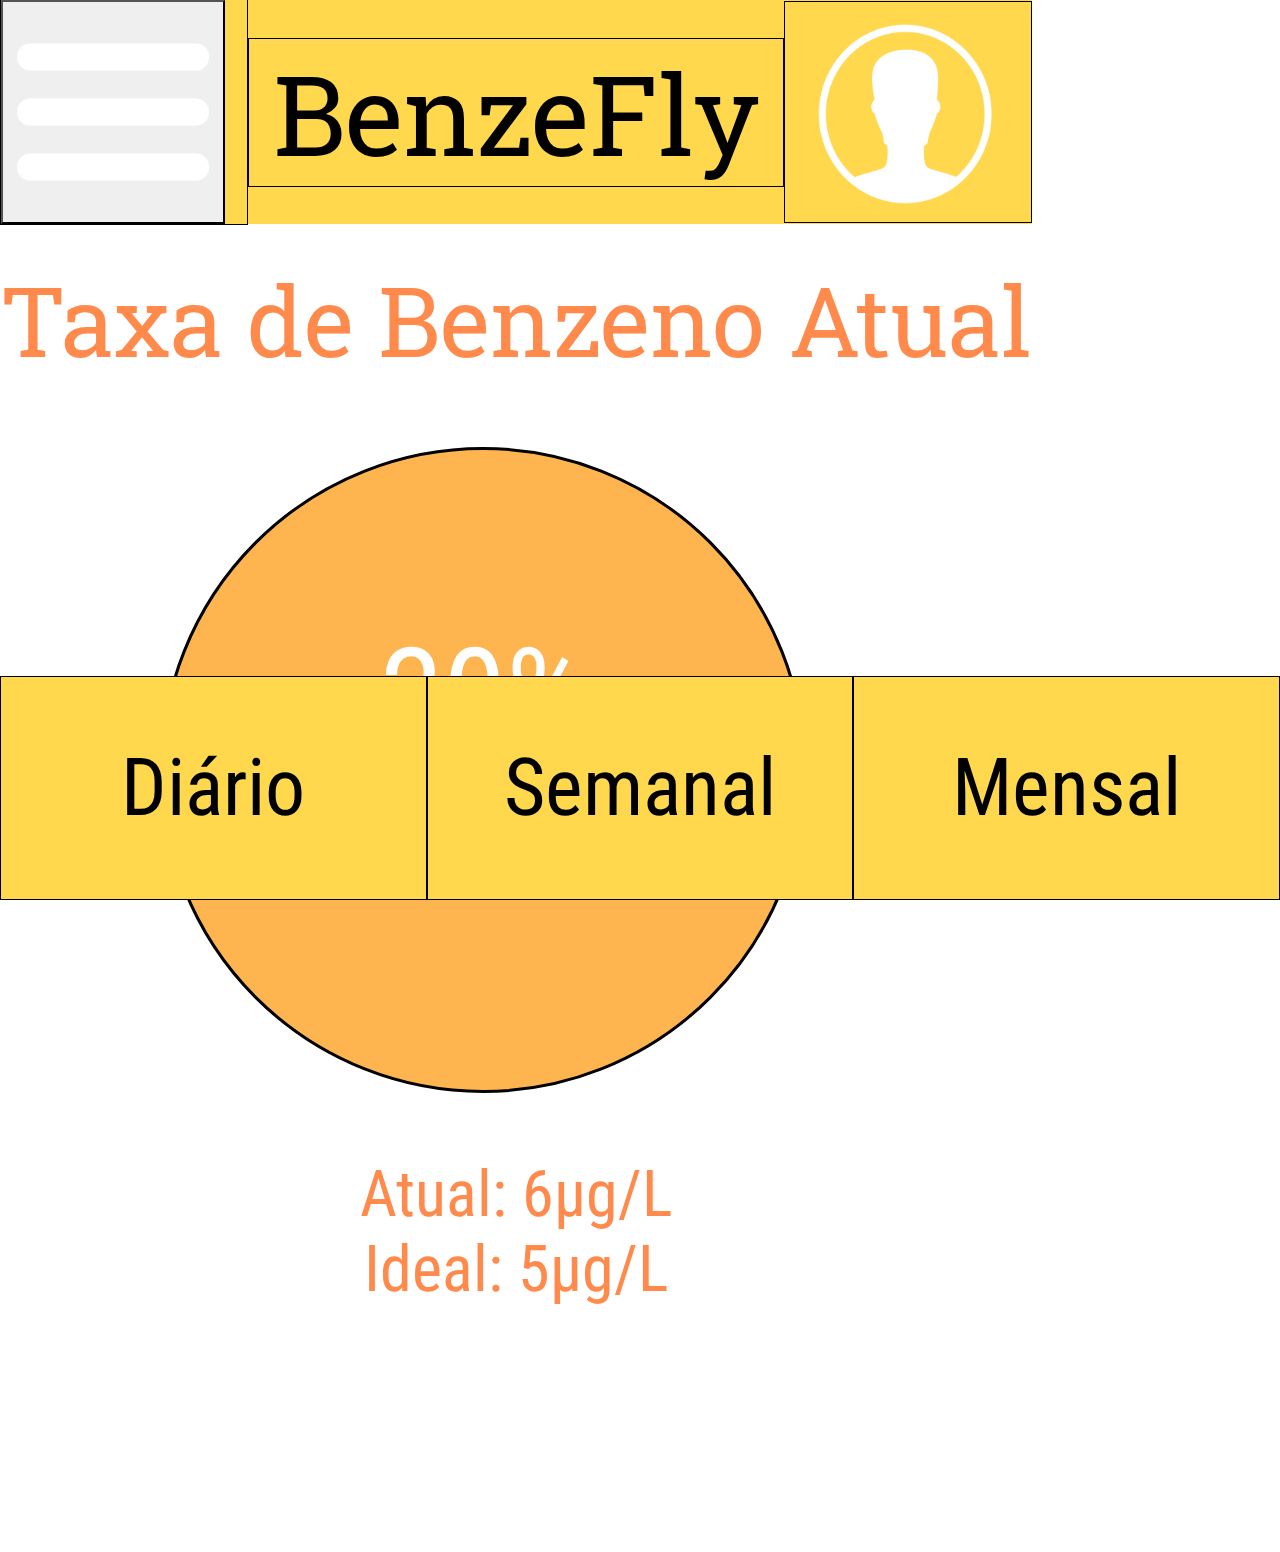
<file: Projeto Final/index.html>
<!DOCTYPE html>
<html lang="pt-br">
<head>
	<title>Home</title>
	<script type ="text/javascript" src="assets/js/menu.js"></script>
	<link href="assets/css/reset.css" rel="reset">
	<link href="assets/css/estilo.css" rel="stylesheet">
	<link href="assets/css/dropdown.css" rel="stylesheet">
	<link href="https://fonts.googleapis.com/css?family=Roboto+Slab&display=swap" rel="stylesheet">
	<link href="https://fonts.googleapis.com/css?family=Roboto+Condensed&display=swap" rel="stylesheet">
	<meta charset="utf-8"/>
</head>
<body>
	<div class="lateral">
		<!-- <button class="imagem_lado"></button>  -->
		<div class="teste" id="myDIV">
		  <div class="ordena">
		   <div class="dropdown-0">
		    <button class="dropbtn-0"><a href="home.html" style="text-decoration: none; color: white">Home</a>
		    <div class="dropdown-content-0">
		      
		    </div>
		   </div>
		  <div class="dropdown-1">
		    <button class="dropbtn-1">Médias</button>
		    <div class="dropdown-content-1">
		      <a href="media_diaria.html">Média Diária</a>
		      <a href="media_semanal.html">Média Semanal</a>
		      <a href="media_mensal.html">Média Mensal</a>
		    </div>
		   </div>
		  <div class="dropdown-2">
		    <button class="dropbtn-2">Históricos</button>
		    <div class="dropdown-content-2">
		      <a href="historico_diario.html">Histórico Diário</a>
		      <a href="historico_semanal.html">Histórico Semanal</a>
		      <a href="historico_mensal.html">Histórico Mensal</a>
		    </div>
		  </div>
		  <div class="dropdown-3">
		    <button class="dropbtn-3">Efeitos</button>
		    <div class="dropdown-content-3">
		      <a href="efeitos_diarios.html">Efeitos Diários</a>
		      <a href="efeitos_semanais.html">Efeitos Semanais</a>
		      <a href="efeitos_mensais.html">Efeitos Mensais</a>
		    </div>
		  </div>
		  <div class="dropdown-4">
		    <button class="dropbtn-4">Recomendações</button>
		    <div class="dropdown-content-4">
		      <a href="recomendacoes_diarias.html">Recomendação Diária</a>
		      <a href="recomendacoes_semanais.html">Recomendação Semanal</a>
		      <a href="recomendacoes_mensais.html">Recomendação Mensal</a>
		    </div>
		  </div>
		</div>
		</div>
	</div>
	<div class="lateral">
		<div class="container1">
			<div class="c1">
				<button class="imagem_lado"></button>
			</div>
			<div class="c1">
				<p>BenzeFly</p>
			</div>
			<div class="c1">
				<a href="perfil.html"><img src="assets/img/user.png"></a>
			</div>
		</div>

		<div class="container2">
			<div class="c21">
				<p style="margin-top: 2rem;">Taxa de Benzeno Atual</p>
			</div>
			<div class="circulo">
				<div class="c23">
					<p>20%</p><p style="color:#eb5848;">ACIMA</p>
				</div>
			</div>
			<div class="c22">
				<p>Atual: 6µg/L</p>
				<p>Ideal: 5µg/L</p>
			</div>
		</div>

		<div class="container3">
			<div class="c3">
				<a href="media_diaria.html" style="text-decoration: none">Diário</a>
			</div>
			<div class="c3">
				<a href="media_semanal.html" style="text-decoration: none">Semanal</a>
			</div>
			<div class="c3">
				<a href="media_mensal.html" style="text-decoration: none">Mensal</a>
			</div>
		</div>
	</div>
</div>
</body>

</html>
</file>
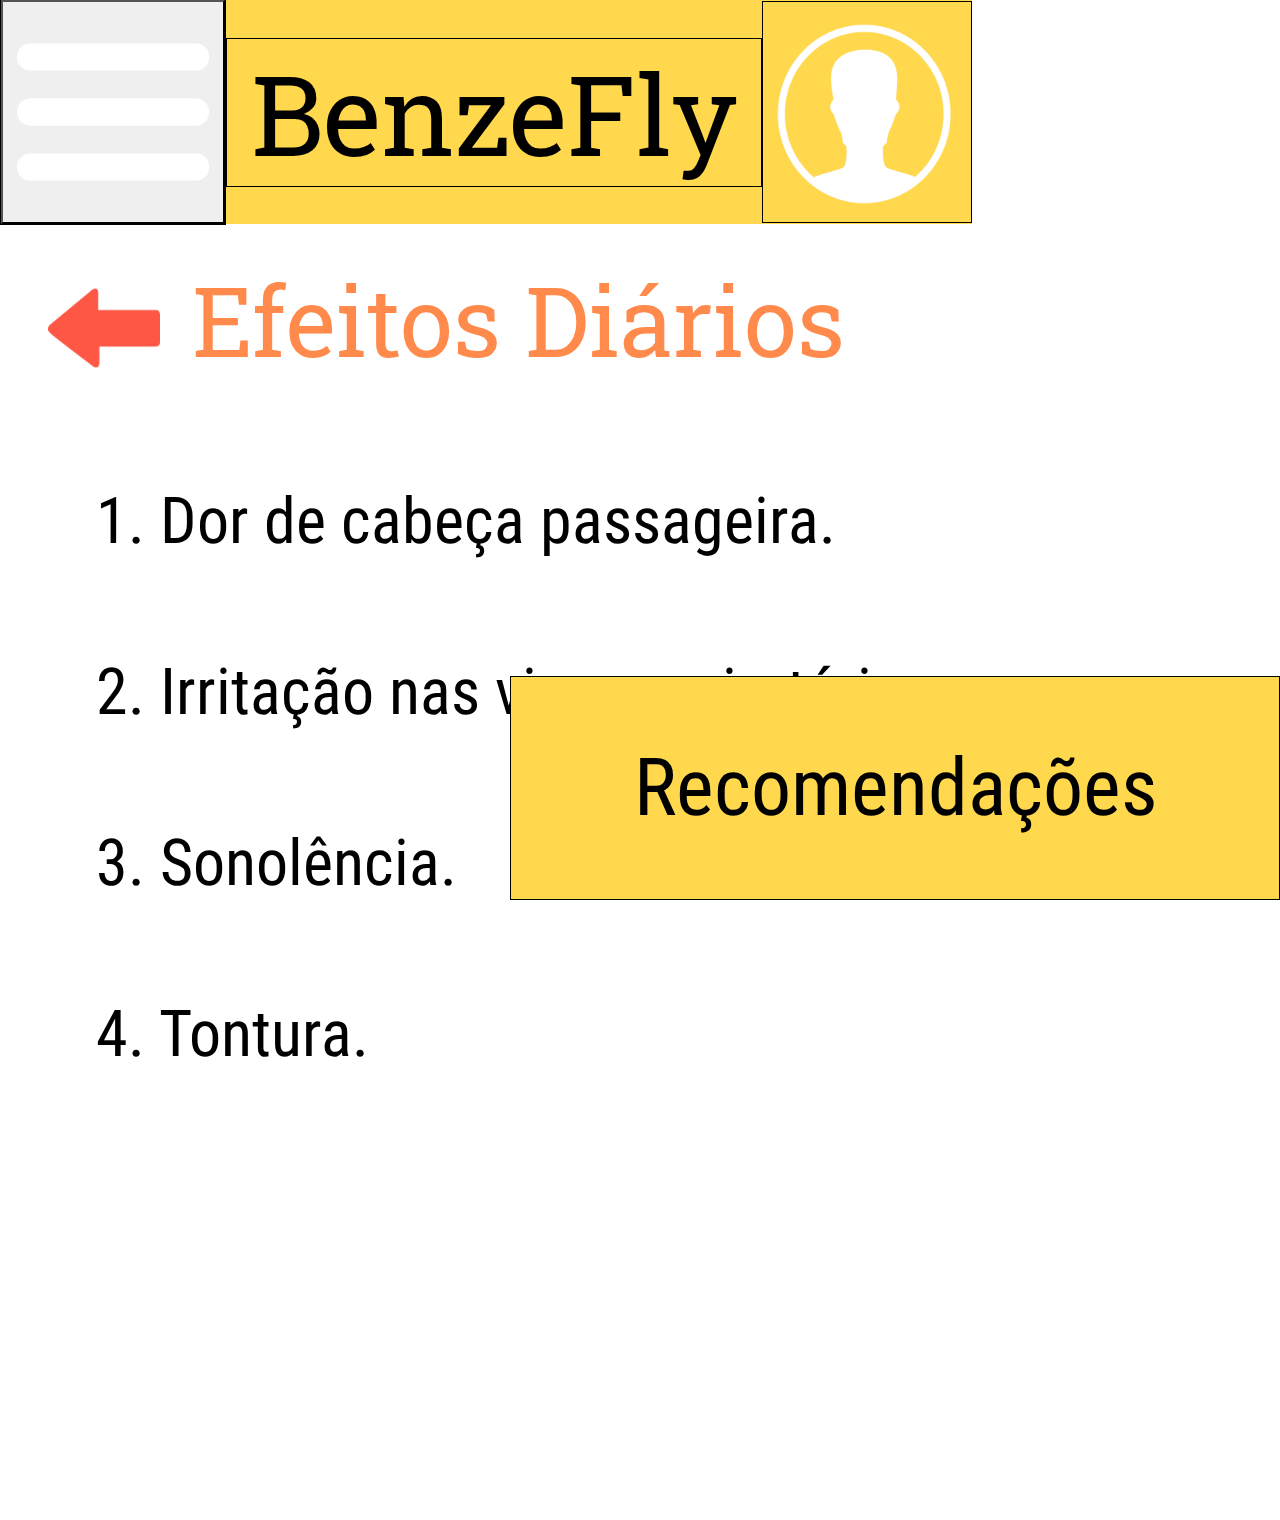
<file: Projeto Final/efeitos_diarios.html>
<!DOCTYPE html>
<html lang="pt-br">
<head>
	<title>Efeito_Diario</title>
	<script type ="text/javascript" src="assets/js/menu.js"></script>
	<link href="assets/css/reset.css" rel="reset">
	<link href="assets/css/estilo.css" rel="stylesheet">
	<link href="assets/css/dropdown.css" rel="stylesheet">
	<link href="https://fonts.googleapis.com/css?family=Roboto+Slab&display=swap" rel="stylesheet">
	<link href="https://fonts.googleapis.com/css?family=Roboto+Condensed&display=swap" rel="stylesheet">
	<meta charset="utf-8"/>
</head>
<body>
	<div class="lateral">
		<!-- <button class="imagem_lado"></button>  -->
		<div class="teste" id="myDIV">
		  <div class="ordena">
		   <div class="dropdown-0">
		    <button class="dropbtn-0"><a href="home.html" style="text-decoration: none; color: white">Home</a>
		    <div class="dropdown-content-0">
		      
		    </div>
		   </div>
		  <div class="dropdown-1">
		    <button class="dropbtn-1">Médias</button>
		    <div class="dropdown-content-1">
		      <a href="media_diaria.html">Média Diária</a>
		      <a href="media_semanal.html">Média Semanal</a>
		      <a href="media_mensal.html">Média Mensal</a>
		    </div>
		   </div>
		  <div class="dropdown-2">
		    <button class="dropbtn-2">Históricos</button>
		    <div class="dropdown-content-2">
		      <a href="historico_diario.html">Histórico Diário</a>
		      <a href="historico_semanal.html">Histórico Semanal</a>
		      <a href="historico_mensal.html">Histórico Mensal</a>
		    </div>
		  </div>
		  <div class="dropdown-3">
		    <button class="dropbtn-3">Efeitos</button>
		    <div class="dropdown-content-3">
		      <a href="efeitos_diarios.html">Efeitos Diários</a>
		      <a href="efeitos_semanais.html">Efeitos Semanais</a>
		      <a href="efeitos_mensais.html">Efeitos Mensais</a>
		    </div>
		  </div>
		  <div class="dropdown-4">
		    <button class="dropbtn-4">Recomendações</button>
		    <div class="dropdown-content-4">
		      <a href="recomendacoes_diarias.html">Recomendação Diária</a>
		      <a href="recomendacoes_semanais.html">Recomendação Semanal</a>
		      <a href="recomendacoes_mensais.html">Recomendação Mensal</a>
		    </div>
		  </div>
		</div>
		</div>
	</div>

	<div class="lateral">
		<div class="container1">
			<div class="c1">
				<button class="imagem_lado"></button>
			</div>
			<div class="c1">
				<a href="home.html" style="text-decoration: none; color: black"><p>BenzeFly</p></a>
			</div>
			<div class="c1">
				<a href="perfil.html"><img src="assets/img/user.png"></a>
			</div>
		</div>

		<div class="container2">
			<div class="c211">
				<a href="historico_diario.html"><img src="assets/img/seta.png" style="width: 7rem"></a>
				<p style="margin-top: 2rem; margin-left: 2rem; font-size: 6rem">Efeitos Diários</p>
			</div>
			<div class="c22-efeito">
				<p>1. Dor de cabeça passageira.</p>
				<p>2. Irritação nas vias respiratórias.</p>
				<p>3. Sonolência.</p>
				<p>4. Tontura.</p>
			</div>
		</div>

		<div class="container3">
			<div class="c33" style="width: 60%">
				<a href="recomendacoes_diarias.html" style="text-decoration: none; color: black"><p>Recomendações</p></a>
			</div>
			<!-- <div class="c33">
				<a href="historico_diario.html" style="text-decoration: none; color: black"><p>Recomendações</p></a>
			</div> -->
		</div>
	</div>
</body>

</html>
</file>
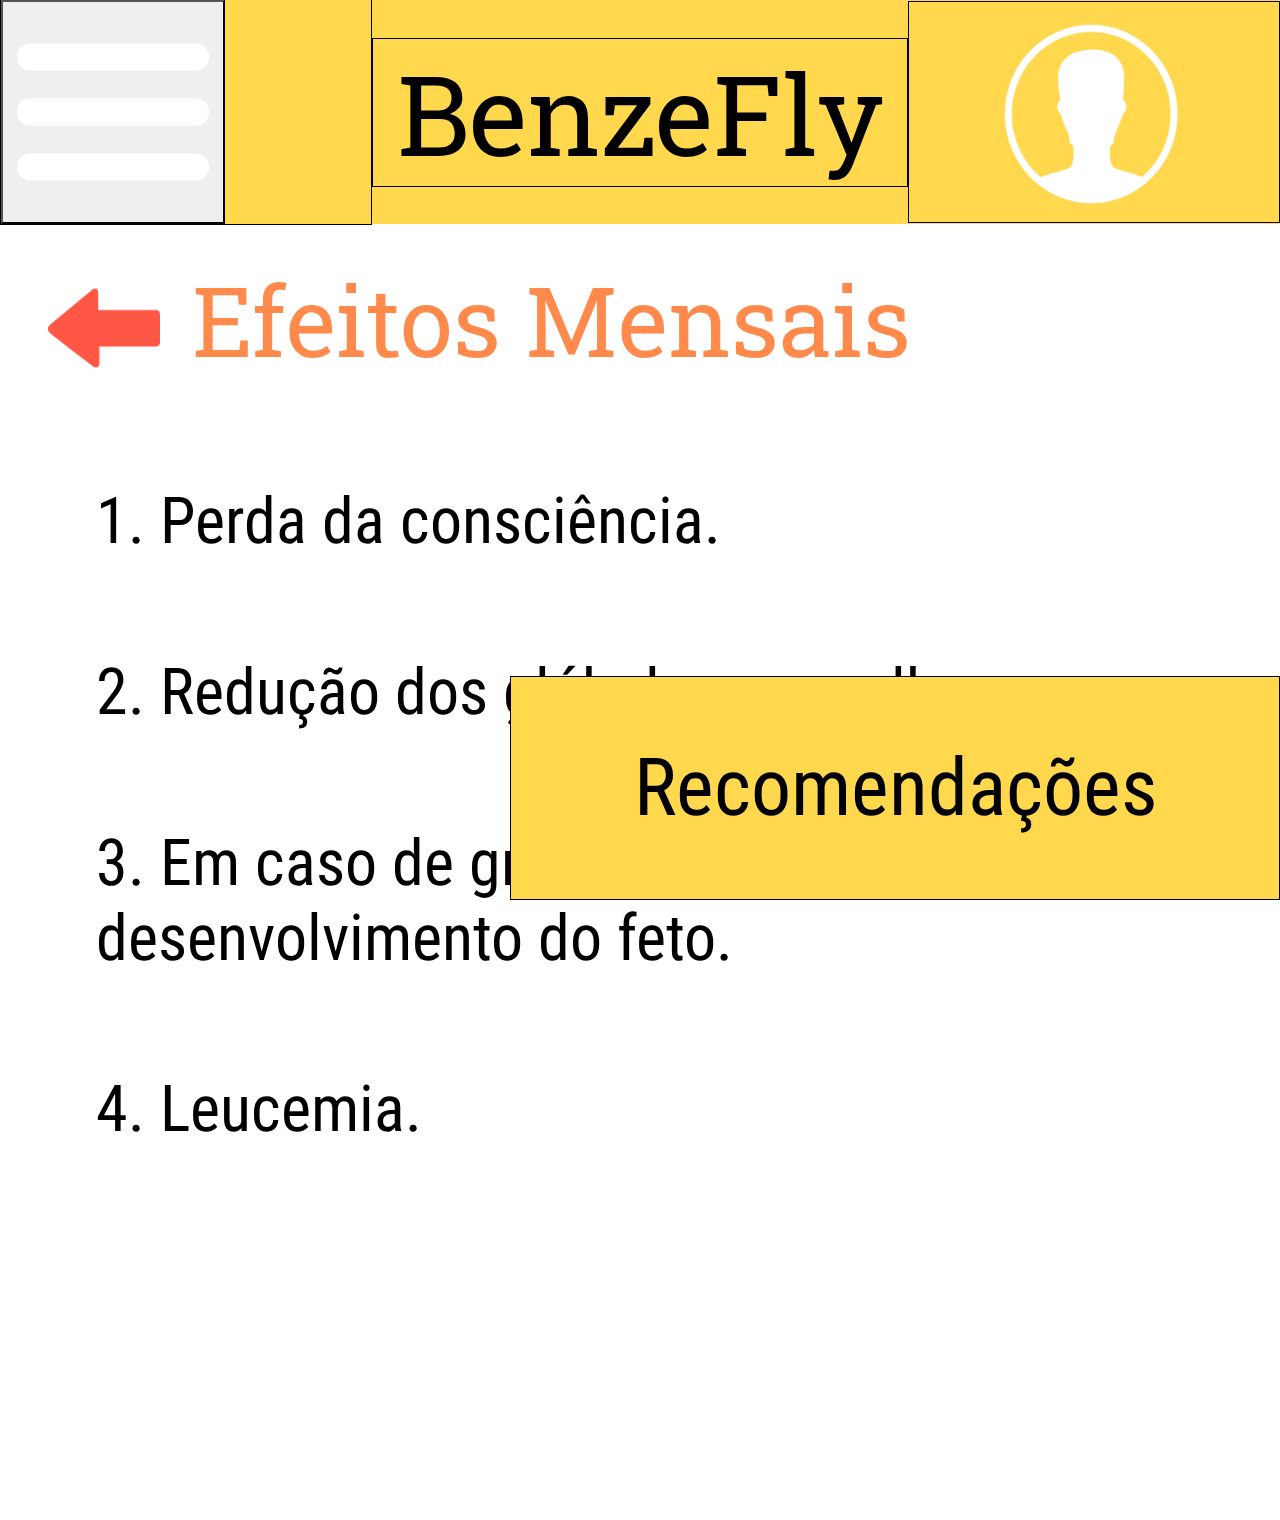
<file: Projeto Final/efeitos_mensais.html>
<!DOCTYPE html>
<html lang="pt-br">
<head>
	<title>Efeito_Mensal</title>
	<script type ="text/javascript" src="assets/js/menu.js"></script>
	<link href="assets/css/reset.css" rel="reset">
	<link href="assets/css/estilo.css" rel="stylesheet">
	<link href="assets/css/dropdown.css" rel="stylesheet">
	<link href="https://fonts.googleapis.com/css?family=Roboto+Slab&display=swap" rel="stylesheet">
	<link href="https://fonts.googleapis.com/css?family=Roboto+Condensed&display=swap" rel="stylesheet">
	<meta charset="utf-8"/>
</head>
<body>
	<div class="lateral">
		<!-- <button class="imagem_lado"></button>  -->
		<div class="teste" id="myDIV">
		  <div class="ordena">
		   <div class="dropdown-0">
		    <button class="dropbtn-0"><a href="home.html" style="text-decoration: none; color: white">Home</a>
		    <div class="dropdown-content-0">
		      
		    </div>
		   </div>
		  <div class="dropdown-1">
		    <button class="dropbtn-1">Médias</button>
		    <div class="dropdown-content-1">
		      <a href="media_diaria.html">Média Diária</a>
		      <a href="media_semanal.html">Média Semanal</a>
		      <a href="media_mensal.html">Média Mensal</a>
		    </div>
		   </div>
		  <div class="dropdown-2">
		    <button class="dropbtn-2">Históricos</button>
		    <div class="dropdown-content-2">
		      <a href="historico_diario.html">Histórico Diário</a>
		      <a href="historico_semanal.html">Histórico Semanal</a>
		      <a href="historico_mensal.html">Histórico Mensal</a>
		    </div>
		  </div>
		  <div class="dropdown-3">
		    <button class="dropbtn-3">Efeitos</button>
		    <div class="dropdown-content-3">
		      <a href="efeitos_diarios.html">Efeitos Diários</a>
		      <a href="efeitos_semanais.html">Efeitos Semanais</a>
		      <a href="efeitos_mensais.html">Efeitos Mensais</a>
		    </div>
		  </div>
		  <div class="dropdown-4">
		    <button class="dropbtn-4">Recomendações</button>
		    <div class="dropdown-content-4">
		      <a href="recomendacoes_diarias.html">Recomendação Diária</a>
		      <a href="recomendacoes_semanais.html">Recomendação Semanal</a>
		      <a href="recomendacoes_mensais.html">Recomendação Mensal</a>
		    </div>
		  </div>
		</div>
		</div>
	</div>

	<div class="lateral">
		<div class="container1">
			<div class="c1">
				<button class="imagem_lado"></button>
			</div>
			<div class="c1">
				<a href="home.html" style="text-decoration: none; color: black"><p>BenzeFly</p></a>
			</div>
			<div class="c1">
				<a href="perfil.html"><img src="assets/img/user.png"></a>
			</div>
		</div>

		<div class="container2">
			<div class="c211">
				<a href="historico_mensal.html"><img src="assets/img/seta.png" style="width: 7rem"></a>
				<p style="margin-top: 2rem; margin-left: 2rem; font-size: 6rem">Efeitos Mensais</p>
			</div>
			<div class="c22-efeito">
				<p>1. Perda da consciência.</p>
				<p>2. Redução dos glóbulos vermelhos.</p>
				<p>3. Em caso de gravidez, risco ao desenvolvimento do feto.</p>
				<p>4. Leucemia.</p>
			</div>
		</div>

		<div class="container3">
			<div class="c33" style="width: 60%">
				<a href="recomendacoes_mensais.html" style="text-decoration: none; color: black"><p>Recomendações</p></a>
			</div>
			<!-- <div class="c33">
				<a href="historico_diario.html" style="text-decoration: none; color: black"><p>Recomendações</p></a>
			</div> -->
		</div>
	</div>
</body>

</html>
</file>
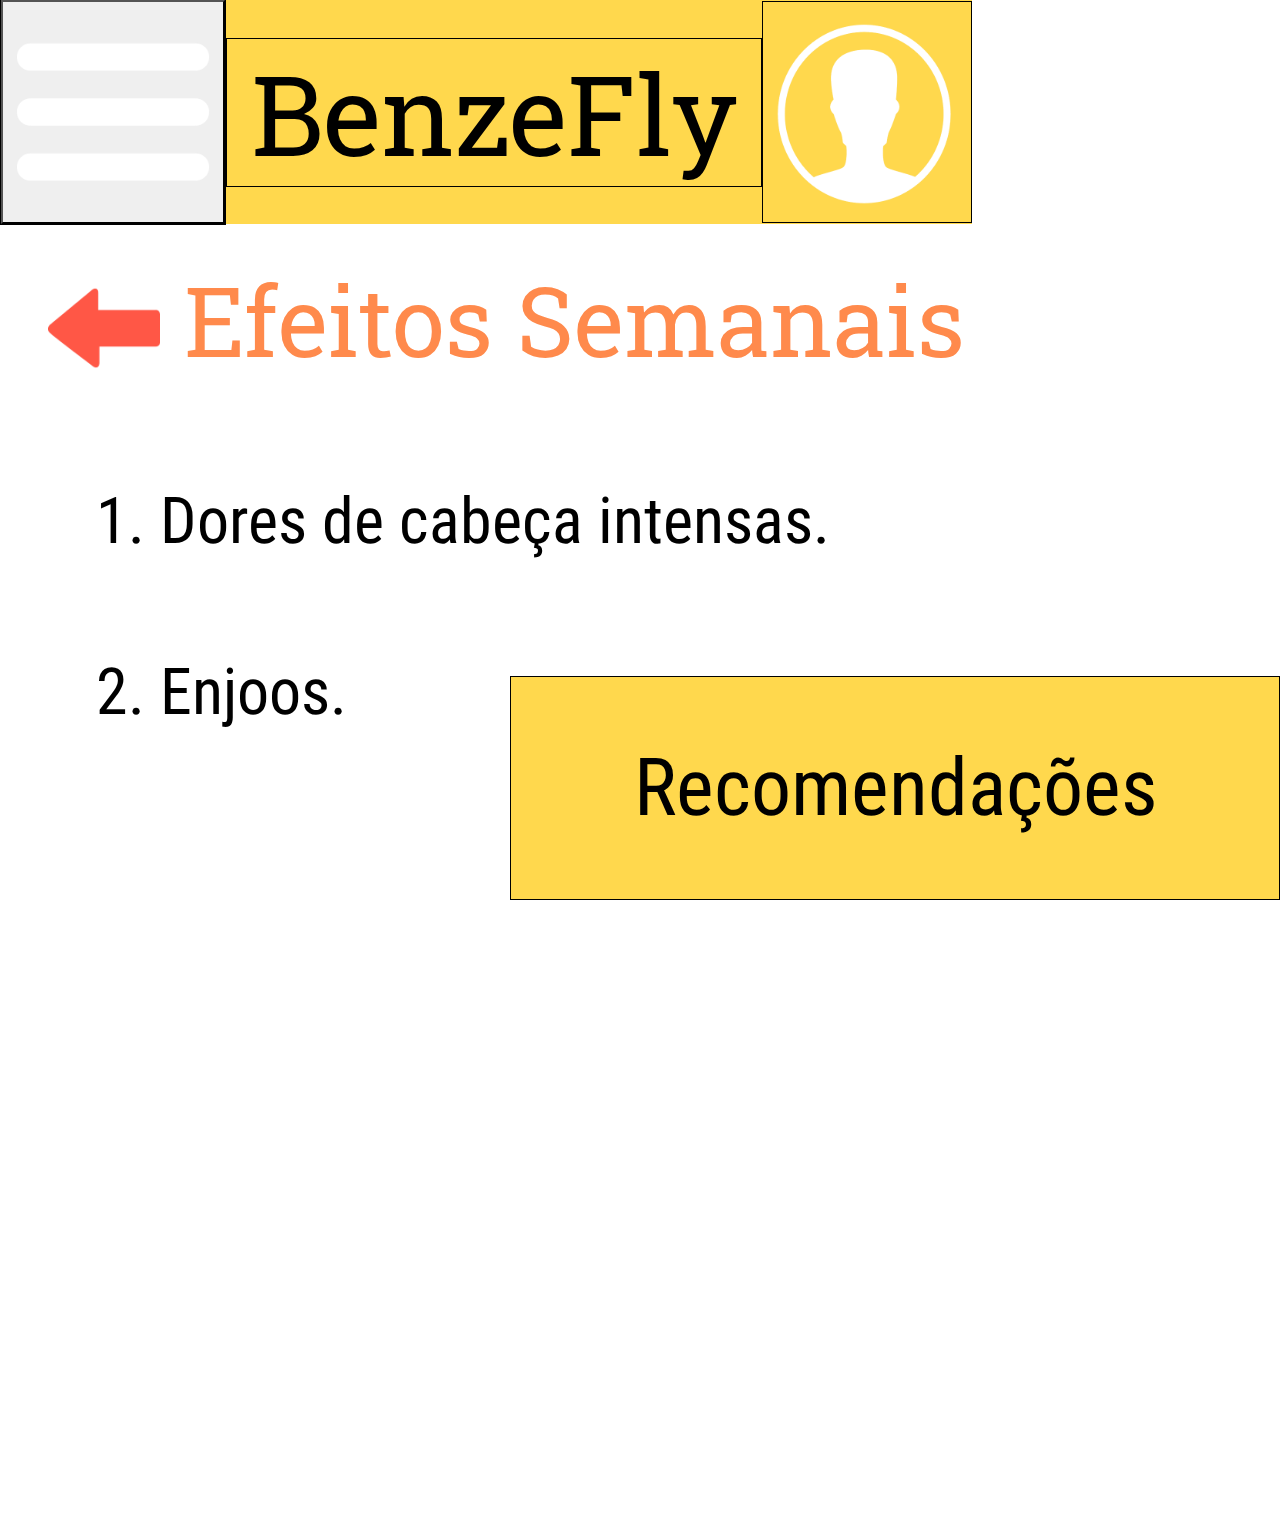
<file: Projeto Final/efeitos_semanais.html>
<!DOCTYPE html>
<html lang="pt-br">
<head>
	<title>Efeito_Semanal</title>
	<script type ="text/javascript" src="assets/js/menu.js"></script>
	<link href="assets/css/reset.css" rel="reset">
	<link href="assets/css/estilo.css" rel="stylesheet">
	<link href="assets/css/dropdown.css" rel="stylesheet">
	<link href="https://fonts.googleapis.com/css?family=Roboto+Slab&display=swap" rel="stylesheet">
	<link href="https://fonts.googleapis.com/css?family=Roboto+Condensed&display=swap" rel="stylesheet">
	<meta charset="utf-8"/>
</head>
<body>
	<div class="lateral">
		<!-- <button class="imagem_lado"></button>  -->
		<div class="teste" id="myDIV">
		  <div class="ordena">
		   <div class="dropdown-0">
		    <button class="dropbtn-0"><a href="home.html" style="text-decoration: none; color: white">Home</a>
		    <div class="dropdown-content-0">
		      
		    </div>
		   </div>
		  <div class="dropdown-1">
		    <button class="dropbtn-1">Médias</button>
		    <div class="dropdown-content-1">
		      <a href="media_diaria.html">Média Diária</a>
		      <a href="media_semanal.html">Média Semanal</a>
		      <a href="media_mensal.html">Média Mensal</a>
		    </div>
		   </div>
		  <div class="dropdown-2">
		    <button class="dropbtn-2">Históricos</button>
		    <div class="dropdown-content-2">
		      <a href="historico_diario.html">Histórico Diário</a>
		      <a href="historico_semanal.html">Histórico Semanal</a>
		      <a href="historico_mensal.html">Histórico Mensal</a>
		    </div>
		  </div>
		  <div class="dropdown-3">
		    <button class="dropbtn-3">Efeitos</button>
		    <div class="dropdown-content-3">
		      <a href="efeitos_diarios.html">Efeitos Diários</a>
		      <a href="efeitos_semanais.html">Efeitos Semanais</a>
		      <a href="efeitos_mensais.html">Efeitos Mensais</a>
		    </div>
		  </div>
		  <div class="dropdown-4">
		    <button class="dropbtn-4">Recomendações</button>
		    <div class="dropdown-content-4">
		      <a href="recomendacoes_diarias.html">Recomendação Diária</a>
		      <a href="recomendacoes_semanais.html">Recomendação Semanal</a>
		      <a href="recomendacoes_mensais.html">Recomendação Mensal</a>
		    </div>
		  </div>
		</div>
		</div>
	</div>


	<div class="lateral">
		<div class="container1">
			<div class="c1">
				<button class="imagem_lado"></button>
			</div>
			<div class="c1">
				<a href="home.html" style="text-decoration: none; color: black"><p>BenzeFly</p></a>
			</div>
			<div class="c1">
				<a href="perfil.html"><img src="assets/img/user.png"></a>
			</div>
		</div>

		<div class="container2">
			<div class="c211">
				<a href="historico_semanal.html"><img src="assets/img/seta.png" style="width: 7rem"></a>
				<p style="margin-top: 2rem; margin-left: 1.5rem; font-size: 6rem">Efeitos Semanais</p>
			</div>
			<div class="c22-efeito">
				<p>1. Dores de cabeça intensas.</p>
				<p>2. Enjoos.</p>
			</div>
		</div>

		<div class="container3">
			<div class="c33" style="width: 60%">
				<a href="recomendacoes_semanais.html" style="text-decoration: none; color: black"><p>Recomendações</p></a>
			</div>
		</div>
	</div>
</div>
</body>

</html>
</file>
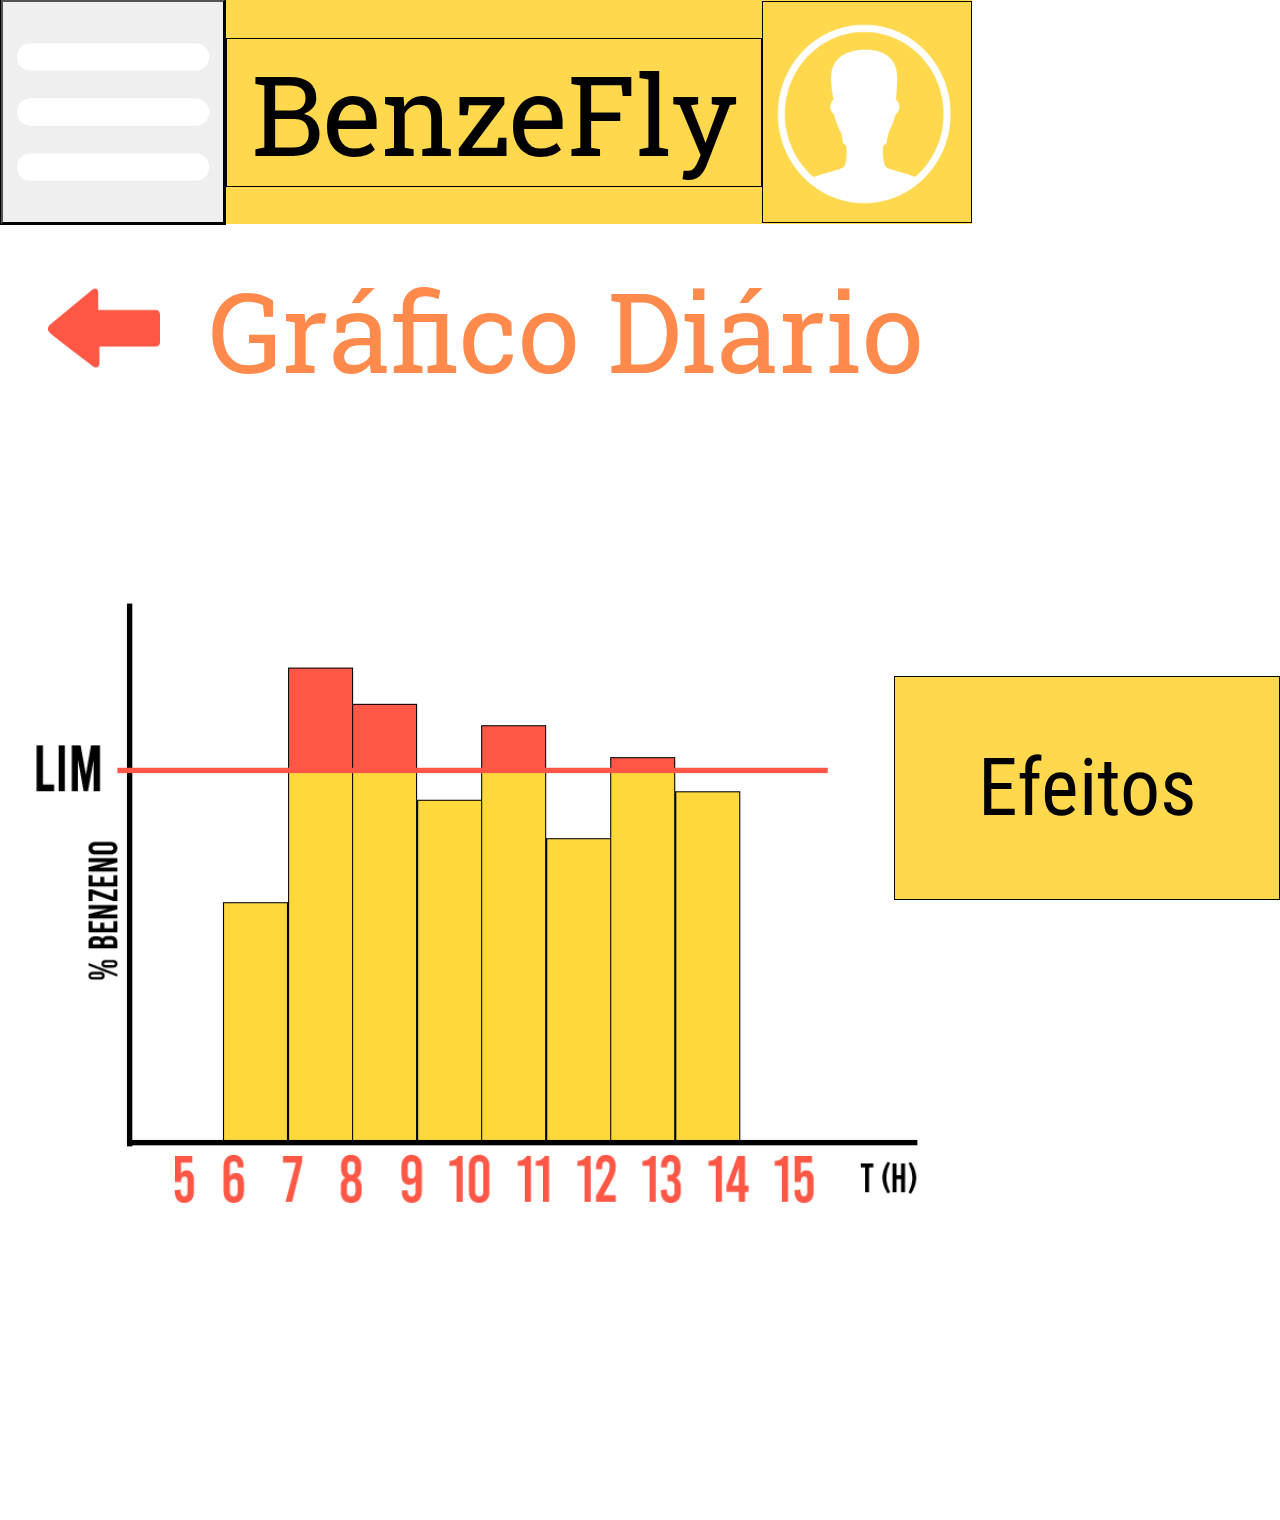
<file: Projeto Final/historico_diario.html>
<!DOCTYPE html>
<html lang="pt-br">
<head>
	<title>Historico_Diario</title>
	<script type ="text/javascript" src="assets/js/menu.js"></script>
	<link href="assets/css/reset.css" rel="reset">
	<link href="assets/css/estilo.css" rel="stylesheet">
	<link href="assets/css/dropdown.css" rel="stylesheet">
	<link href="https://fonts.googleapis.com/css?family=Roboto+Slab&display=swap" rel="stylesheet">
	<link href="https://fonts.googleapis.com/css?family=Roboto+Condensed&display=swap" rel="stylesheet">
	<meta charset="utf-8"/>
</head>
<body>
	<div class="lateral">
		<!-- <button class="imagem_lado"></button>  -->
		<div class="teste" id="myDIV">
		  <div class="ordena">
		   <div class="dropdown-0">
		    <button class="dropbtn-0"><a href="home.html" style="text-decoration: none; color: white">Home</a>
		    <div class="dropdown-content-0">
		      
		    </div>
		   </div>
		  <div class="dropdown-1">
		    <button class="dropbtn-1">Médias</button>
		    <div class="dropdown-content-1">
		      <a href="media_diaria.html">Média Diária</a>
		      <a href="media_semanal.html">Média Semanal</a>
		      <a href="media_mensal.html">Média Mensal</a>
		    </div>
		   </div>
		  <div class="dropdown-2">
		    <button class="dropbtn-2">Históricos</button>
		    <div class="dropdown-content-2">
		      <a href="historico_diario.html">Histórico Diário</a>
		      <a href="historico_semanal.html">Histórico Semanal</a>
		      <a href="historico_mensal.html">Histórico Mensal</a>
		    </div>
		  </div>
		  <div class="dropdown-3">
		    <button class="dropbtn-3">Efeitos</button>
		    <div class="dropdown-content-3">
		      <a href="efeitos_diarios.html">Efeitos Diários</a>
		      <a href="efeitos_semanais.html">Efeitos Semanais</a>
		      <a href="efeitos_mensais.html">Efeitos Mensais</a>
		    </div>
		  </div>
		  <div class="dropdown-4">
		    <button class="dropbtn-4">Recomendações</button>
		    <div class="dropdown-content-4">
		      <a href="recomendacoes_diarias.html">Recomendação Diária</a>
		      <a href="recomendacoes_semanais.html">Recomendação Semanal</a>
		      <a href="recomendacoes_mensais.html">Recomendação Mensal</a>
		    </div>
		  </div>
		</div>
		</div>
	</div>

	<div class="lateral">
		<div class="container1">
			<div class="c1">
				<button class="imagem_lado"></button>
			</div>
			<div class="c1">
				<a href="home.html" style="text-decoration: none; color: black"><p>BenzeFly</p></a>
			</div>
			<div class="c1">
				<a href="perfil.html"><img src="assets/img/user.png"></a>
			</div>
		</div>

		<div class="container2">
			<div class="c211">
				<a href="media_diaria.html"><img src="assets/img/seta.png" style="width: 7rem"></a>
				<p style="margin-top: 2rem; margin-left: 3rem">Gráfico Diário</p>
			</div>
			<img src="assets/img/graph_diario.png" style="width: 60rem; margin: 10rem 0; ">
		</div>

		<div class="container3">
			<div class="c33" style="width: 30%">
				<a href="efeitos_diarios.html" style="text-decoration: none; color: black"><p>Efeitos</p></a>
			</div>
		</div>
	</div>
</body>

</html>
</file>
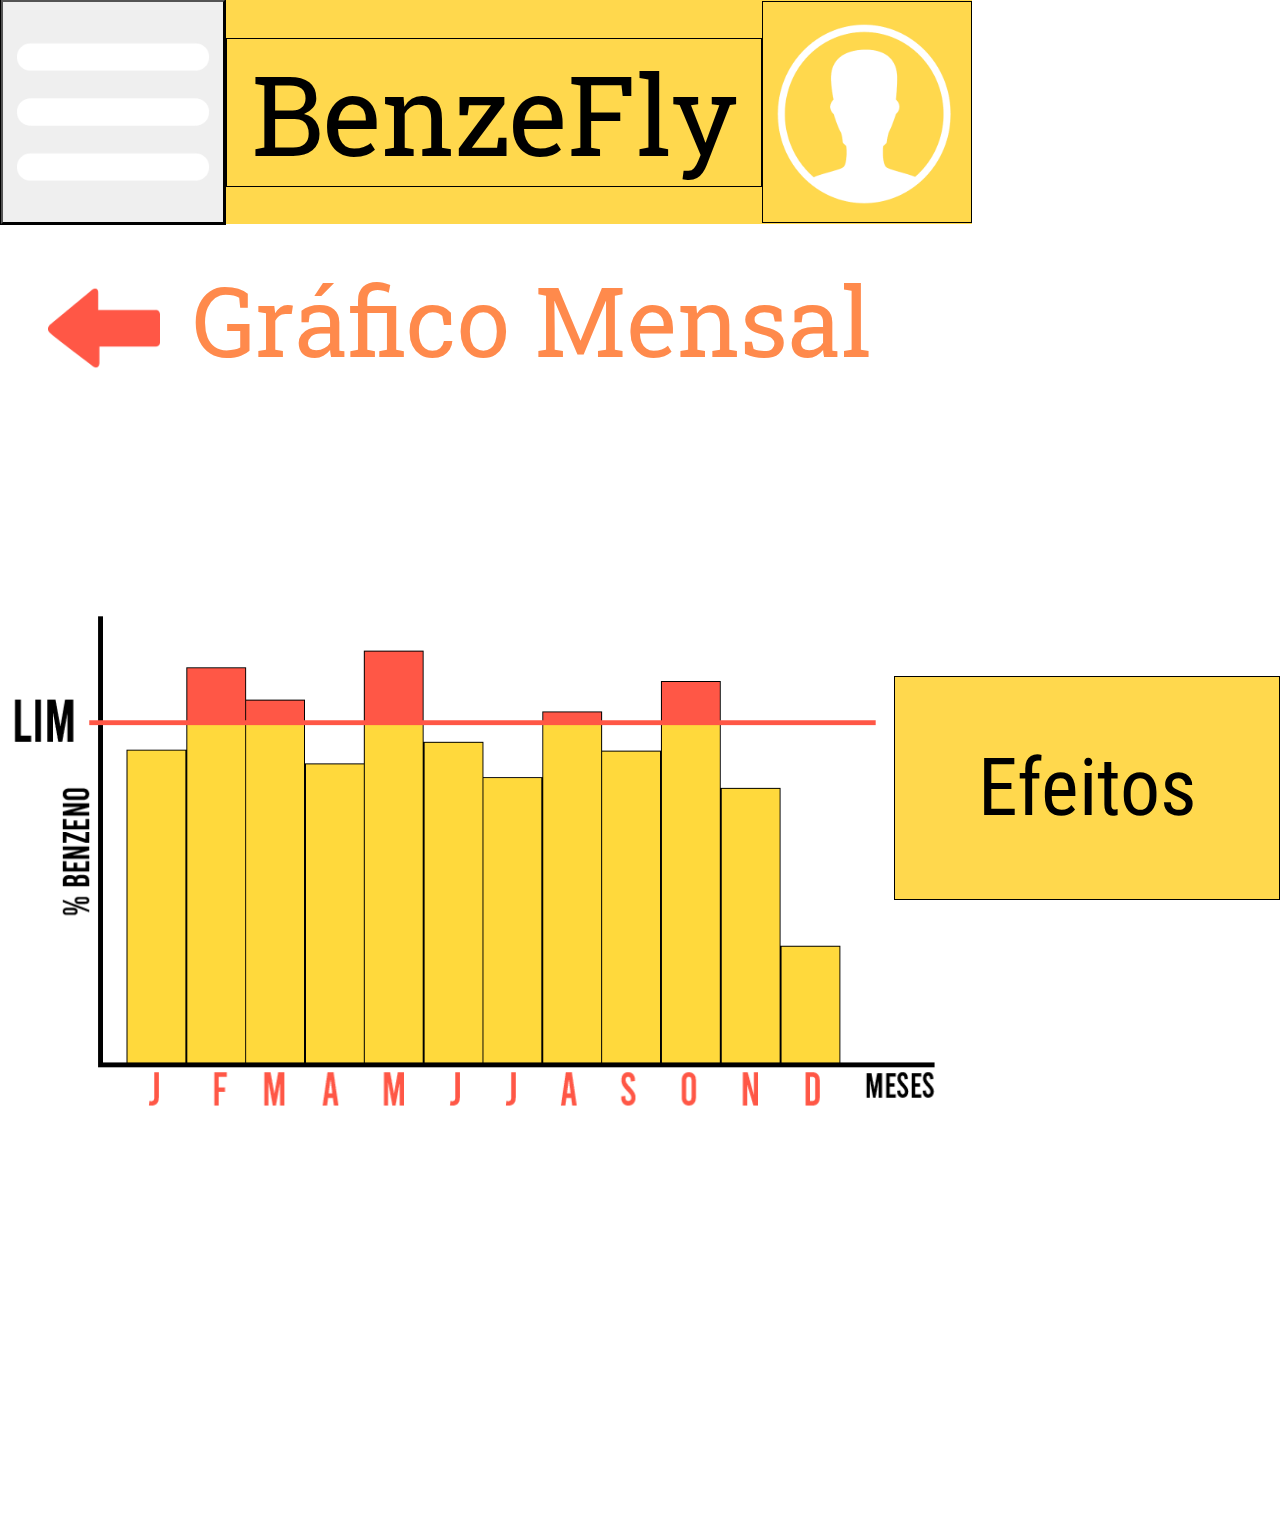
<file: Projeto Final/historico_mensal.html>
<!DOCTYPE html>
<html lang="pt-br">
<head>
	<title>Historico_Mensal</title>
	<script type ="text/javascript" src="assets/js/menu.js"></script>
	<link href="assets/css/reset.css" rel="reset">
	<link href="assets/css/estilo.css" rel="stylesheet">
	<link href="assets/css/dropdown.css" rel="stylesheet">
	<link href="https://fonts.googleapis.com/css?family=Roboto+Slab&display=swap" rel="stylesheet">
	<link href="https://fonts.googleapis.com/css?family=Roboto+Condensed&display=swap" rel="stylesheet">
	<meta charset="utf-8"/>
</head>
<body>
	<div class="lateral">
		<!-- <button class="imagem_lado"></button>  -->
		<div class="teste" id="myDIV">
		  <div class="ordena">
		   <div class="dropdown-0">
		    <button class="dropbtn-0"><a href="home.html" style="text-decoration: none; color: white">Home</a>
		    <div class="dropdown-content-0">
		      
		    </div>
		   </div>
		  <div class="dropdown-1">
		    <button class="dropbtn-1">Médias</button>
		    <div class="dropdown-content-1">
		      <a href="media_diaria.html">Média Diária</a>
		      <a href="media_semanal.html">Média Semanal</a>
		      <a href="media_mensal.html">Média Mensal</a>
		    </div>
		   </div>
		  <div class="dropdown-2">
		    <button class="dropbtn-2">Históricos</button>
		    <div class="dropdown-content-2">
		      <a href="historico_diario.html">Histórico Diário</a>
		      <a href="historico_semanal.html">Histórico Semanal</a>
		      <a href="historico_mensal.html">Histórico Mensal</a>
		    </div>
		  </div>
		  <div class="dropdown-3">
		    <button class="dropbtn-3">Efeitos</button>
		    <div class="dropdown-content-3">
		      <a href="efeitos_diarios.html">Efeitos Diários</a>
		      <a href="efeitos_semanais.html">Efeitos Semanais</a>
		      <a href="efeitos_mensais.html">Efeitos Mensais</a>
		    </div>
		  </div>
		  <div class="dropdown-4">
		    <button class="dropbtn-4">Recomendações</button>
		    <div class="dropdown-content-4">
		      <a href="recomendacoes_diarias.html">Recomendação Diária</a>
		      <a href="recomendacoes_semanais.html">Recomendação Semanal</a>
		      <a href="recomendacoes_mensais.html">Recomendação Mensal</a>
		    </div>
		  </div>
		</div>
		</div>
	</div>

	<div class="lateral">
		<div class="container1">
			<div class="c1">
				<button class="imagem_lado"></button>
			</div>
			<div class="c1">
				<a href="home.html" style="text-decoration: none; color: black"><p>BenzeFly</p></a>
			</div>
			<div class="c1">
				<a href="perfil.html"><img src="assets/img/user.png"></a>
			</div>
		</div>

		<div class="container2">
			<div class="c211">
				<a href="media_mensal.html"><img src="assets/img/seta.png" style="width: 7rem"></a>
				<p style="margin-top: 2rem; margin-left: 2rem; font-size: 6rem">Gráfico Mensal</p>
			</div>
			<img src="assets/img/graph_mensal.png" style="width: 60rem; margin: 12rem 0; ">
		</div>

		<div class="container3">
			<div class="c33" style="width: 30%">
				<a href="efeitos_mensais.html" style="text-decoration: none; color: black"><p>Efeitos</p></a>
			</div>
		</div>
	</div>
</body>

</html>
</file>
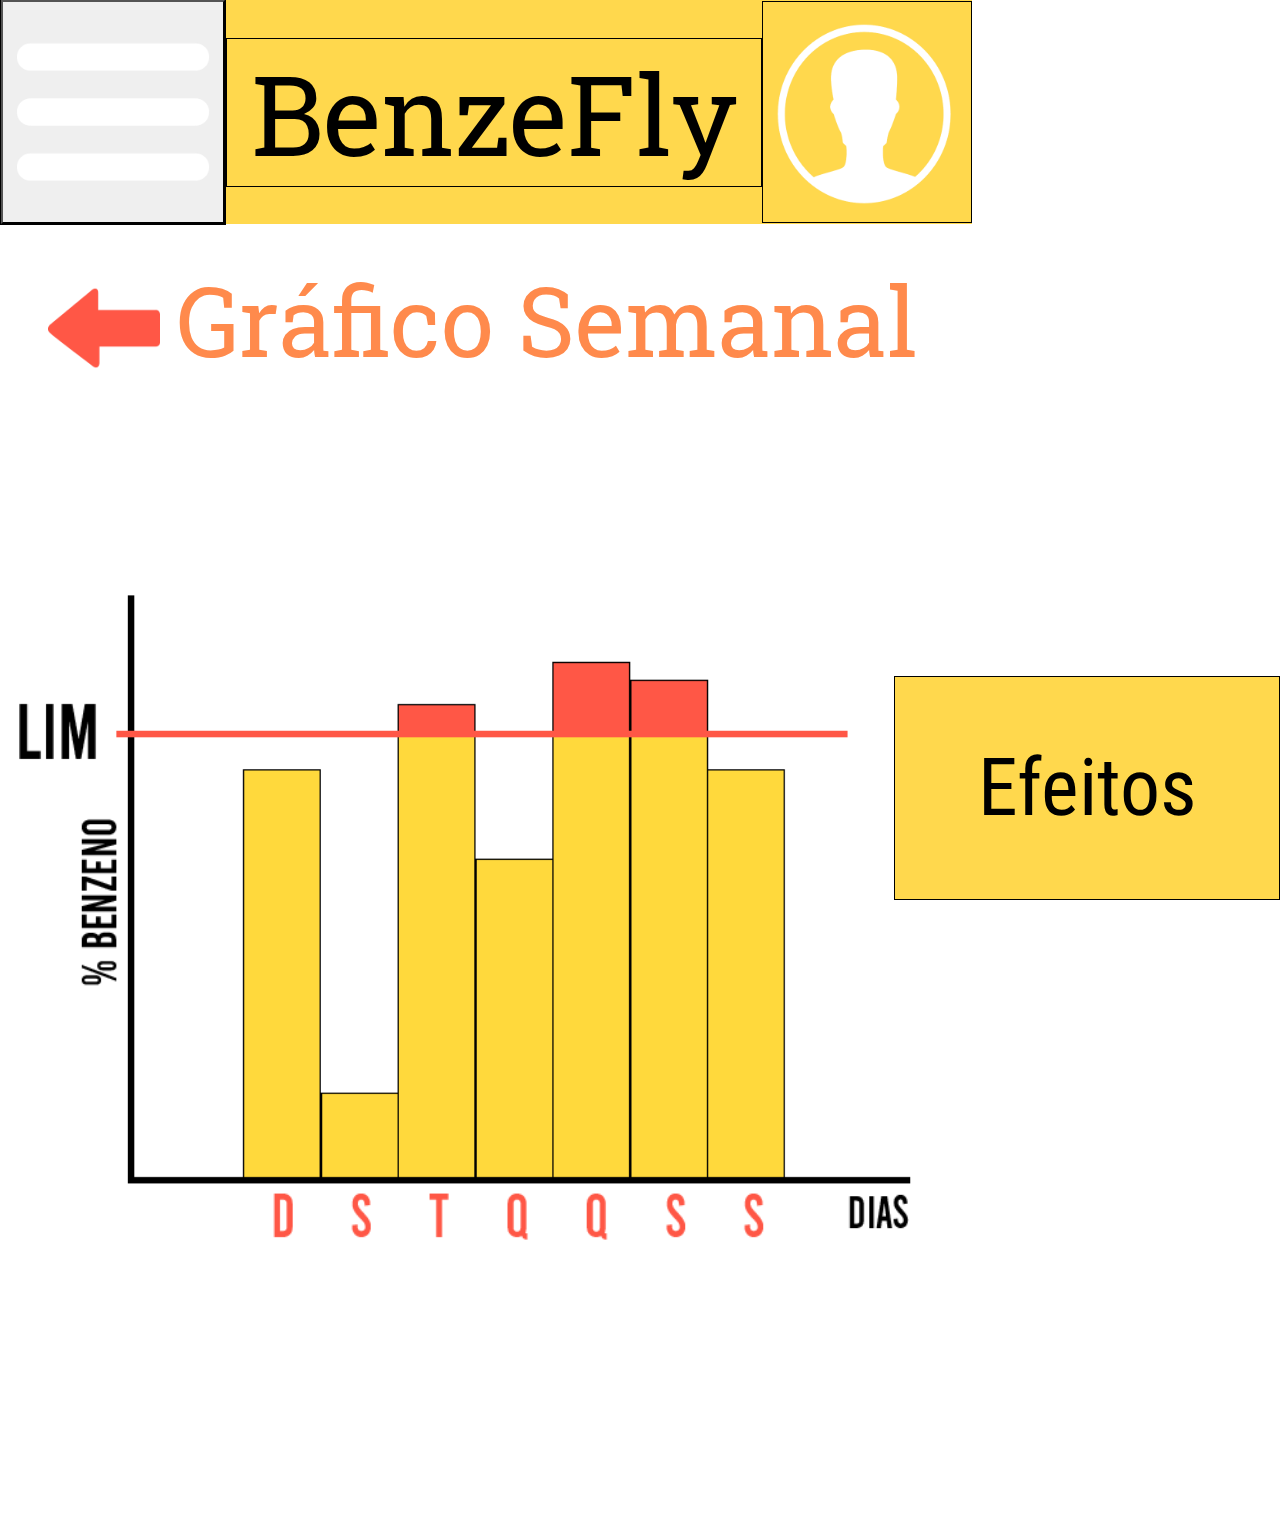
<file: Projeto Final/historico_semanal.html>
<!DOCTYPE html>
<html lang="pt-br">
<head>
	<title>Historico_Semanal</title>
	<script type ="text/javascript" src="assets/js/menu.js"></script>
	<link href="assets/css/reset.css" rel="reset">
	<link href="assets/css/estilo.css" rel="stylesheet">
	<link href="assets/css/dropdown.css" rel="stylesheet">
	<link href="https://fonts.googleapis.com/css?family=Roboto+Slab&display=swap" rel="stylesheet">
	<link href="https://fonts.googleapis.com/css?family=Roboto+Condensed&display=swap" rel="stylesheet">
	<meta charset="utf-8"/>
</head>
<body>
	<div class="lateral">
		<!-- <button class="imagem_lado"></button>  -->
		<div class="teste" id="myDIV">
		  <div class="ordena">
		   <div class="dropdown-0">
		    <button class="dropbtn-0"><a href="home.html" style="text-decoration: none; color: white">Home</a>
		    <div class="dropdown-content-0">
		      
		    </div>
		   </div>
		  <div class="dropdown-1">
		    <button class="dropbtn-1">Médias</button>
		    <div class="dropdown-content-1">
		      <a href="media_diaria.html">Média Diária</a>
		      <a href="media_semanal.html">Média Semanal</a>
		      <a href="media_mensal.html">Média Mensal</a>
		    </div>
		   </div>
		  <div class="dropdown-2">
		    <button class="dropbtn-2">Históricos</button>
		    <div class="dropdown-content-2">
		      <a href="historico_diario.html">Histórico Diário</a>
		      <a href="historico_semanal.html">Histórico Semanal</a>
		      <a href="historico_mensal.html">Histórico Mensal</a>
		    </div>
		  </div>
		  <div class="dropdown-3">
		    <button class="dropbtn-3">Efeitos</button>
		    <div class="dropdown-content-3">
		      <a href="efeitos_diarios.html">Efeitos Diários</a>
		      <a href="efeitos_semanais.html">Efeitos Semanais</a>
		      <a href="efeitos_mensais.html">Efeitos Mensais</a>
		    </div>
		  </div>
		  <div class="dropdown-4">
		    <button class="dropbtn-4">Recomendações</button>
		    <div class="dropdown-content-4">
		      <a href="recomendacoes_diarias.html">Recomendação Diária</a>
		      <a href="recomendacoes_semanais.html">Recomendação Semanal</a>
		      <a href="recomendacoes_mensais.html">Recomendação Mensal</a>
		    </div>
		  </div>
		</div>
		</div>
	</div>

	<div class="lateral">
		<div class="container1">
			<div class="c1">
				<button class="imagem_lado"></button>
			</div>
			<div class="c1">
				<a href="home.html" style="text-decoration: none; color: black"><p>BenzeFly</p></a>
			</div>
			<div class="c1">
				<a href="perfil.html"><img src="assets/img/user.png"></a>
			</div>
		</div>

		<div class="container2">
			<div class="c211">
				<a href="media_semanal.html"><img src="assets/img/seta.png" style="width: 7rem"></a>
				<p style="margin-top: 2rem; margin-left: 1rem; font-size: 6rem">Gráfico Semanal</p>
			</div>
			<img src="assets/img/graph_semanal.png" style="width: 60rem; margin: 10rem 0; ">
		</div>

		<div class="container3">
			<div class="c33" style="width: 30%">
				<a href="efeitos_semanais.html" style="text-decoration: none; color: black"><p>Efeitos</p></a>
			</div>
		</div>
	</div>
</body>

</html>
</file>
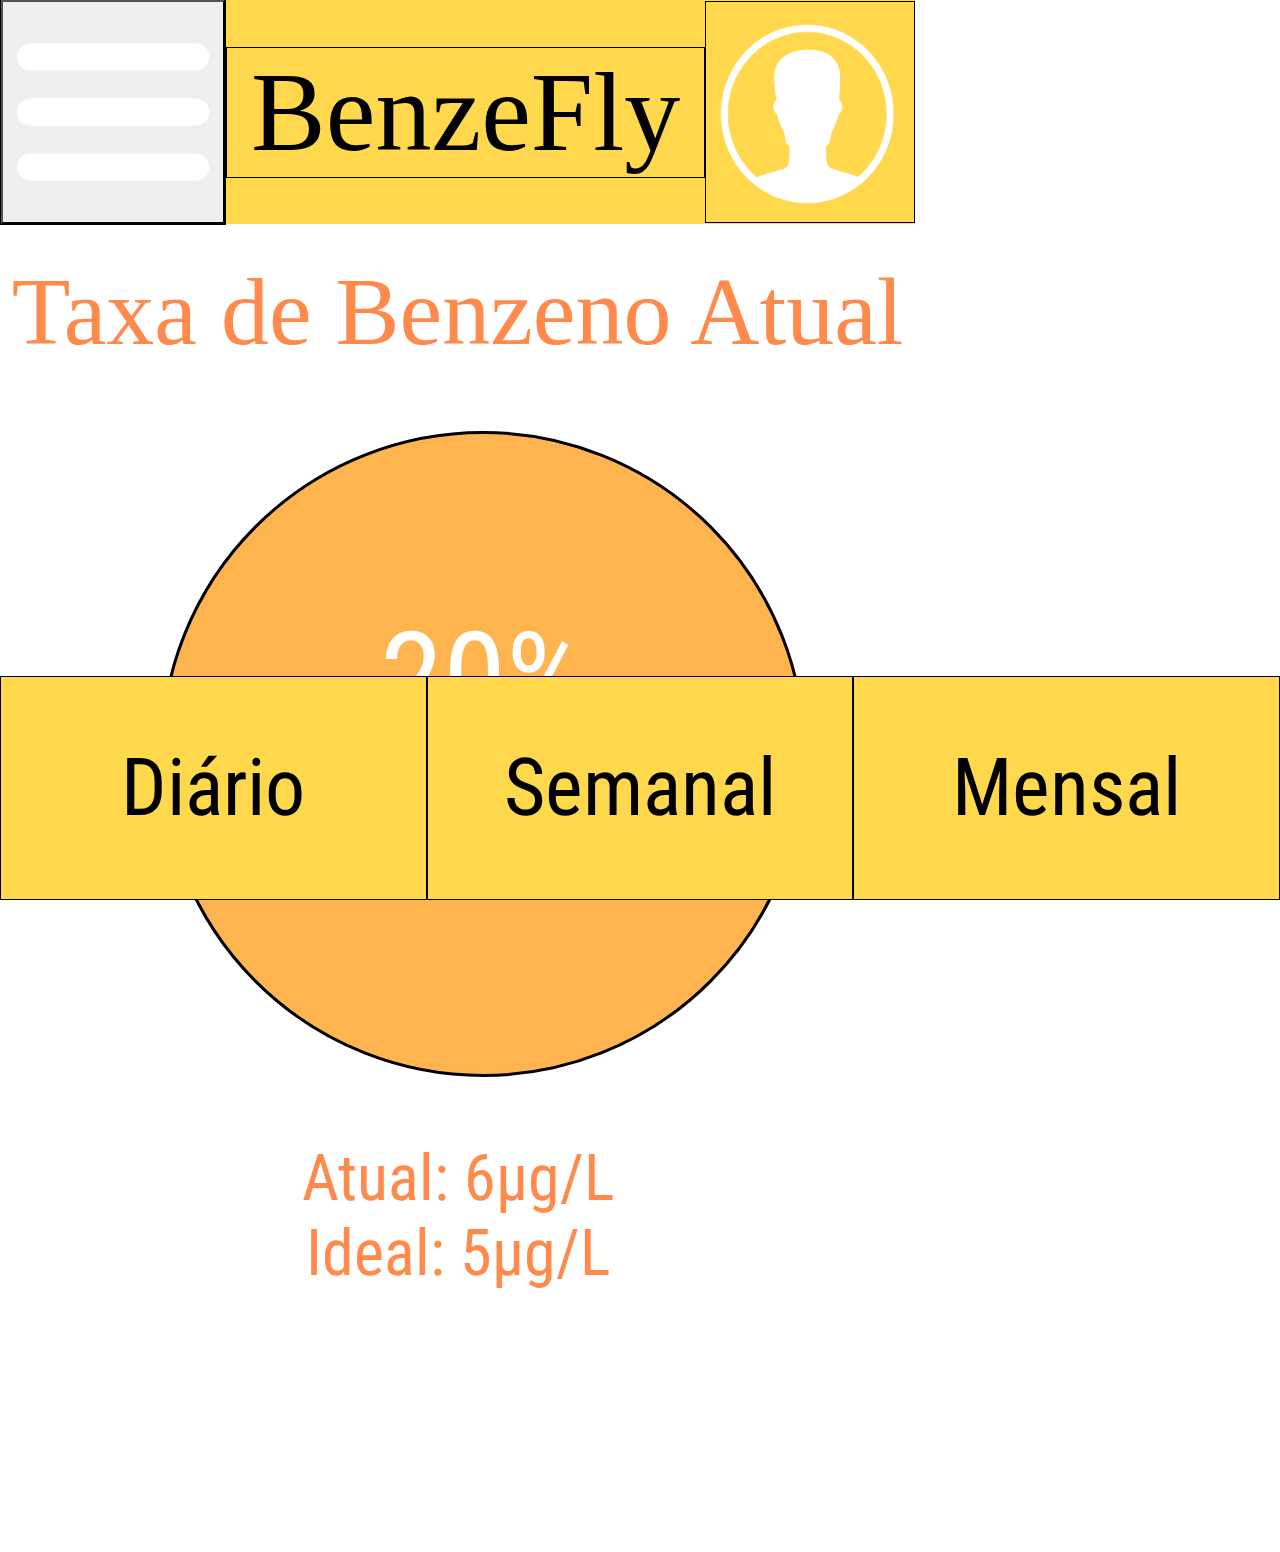
<file: Projeto Final/home.html>
<!-- <!DOCTYPE html>
<html lang="pt-br">
<head>
	<title>Home</title>
	<script type ="text/javascript" src="assets/js/menu.js"></script>
	<link href="assets/css/reset.css" rel="reset">
	<link href="assets/css/estilo.css" rel="stylesheet">
	<link href="assets/css/dropdown.css" rel="stylesheet">
	<link href="https://fonts.googleapis.com/css?family=Roboto+Condensed&display=swap" rel="stylesheet">
	<meta charset="utf-8"/>
</head>
<body>
	<div class="lateral">
		<div class="teste" id="myDIV">
		  <div class="ordena">
		   <div class="dropdown-0">
		    <button class="dropbtn-0"><a href="home.html" style="text-decoration: none; color: white">Home</a>
		    <div class="dropdown-content-0">
		      
		    </div>
		   </div>
		  <div class="dropdown-1">
		    <button class="dropbtn-1">Médias</button>
		    <div class="dropdown-content-1">
		      <a href="media_diaria.html">Média Diária</a>
		      <a href="media_semanal.html">Média Semanal</a>
		      <a href="media_mensal">Média Mensal</a>
		    </div>
		   </div>
		  <div class="dropdown-2">
		    <button class="dropbtn-2">Históricos</button>
		    <div class="dropdown-content-2">
		      <a href="historico_diario.html">Histórico Diário</a>
		      <a href="historico_semanal.html">Histórico Semanal</a>
		      <a href="historico_mensal.html">Histórico Mensal</a>
		    </div>
		  </div>
		  <div class="dropdown-3">
		    <button class="dropbtn-3">Efeitos</button>
		    <div class="dropdown-content-3">
		      <a href="efeitos_diarios.html">Efeitos Diários</a>
		      <a href="efeitos_semanais.html">Efeitos Semanais</a>
		      <a href="efeitos_mensais.html">Efeitos Mensais</a>
		    </div>
		  </div>
		  <div class="dropdown-4">
		    <button class="dropbtn-4">Recomendações</button>
		    <div class="dropdown-content-4">
		      <a href="#">Recomendação Diária</a>
		      <a href="#">Recomendação Semanal</a>
		      <a href="#">Recomendação Mensal</a>
		    </div>
		  </div>
		</div>
		</div>
	</div>
	<div class="lateral"> -->



		<!-- <div class="window" id="window"> -->




		<!-- <div class="container1">
			<div class="c1">
				<button class="imagem_lado"></button>
			<div class="c1">
				<p>BenzeFly</p>
			</div>
			<div class="c1">
				<img src="assets/img/user.png">
			</div>
		</div>

		<div class="container2">
			<div class="c21">
				<p style="margin-top: 2rem;">Taxa de Benzeno Atual</p>
			</div>
			<div class="circulo">
				<div class="c23">
					<p>20%</p><p style="color:#eb5848;">ACIMA</p>
				</div>
			</div>
			<div class="c22">
				<p>Atual: 6µg/L</p>
				<p>Ideal: 5µg/L</p>
			</div>
		</div>

		<div class="container3">
			<div class="c3">
				<a href="media_diaria.html" style="text-decoration: none">Diário</a>
			</div>
			<div class="c3">
				<a href="media_semanal.html" style="text-decoration: none">Semanal</a>
			</div>
			<div class="c3">
				<a href="media_mensal.html" style="text-decoration: none">Mensal</a>
			</div>
		
		</div>
	</div>
</div>
</body>

</html>
 -->




<!DOCTYPE html>
<html lang="pt-br">
<head>
	<title>Home</title>
	<script type ="text/javascript" src="assets/js/menu.js"></script>
	<link href="assets/css/reset.css" rel="reset">
	<link href="assets/css/estilo.css" rel="stylesheet">
	<link href="assets/css/dropdown.css" rel="stylesheet">
	<link href="https://fonts.googleapis.com/css?family=Roboto+Condensed&display=swap" rel="stylesheet">
	<meta charset="utf-8"/>
</head>
<body>
	<div class="lateral">
		<!-- <button class="imagem_lado"></button>  -->
		<div class="teste" id="myDIV">
		  <div class="ordena">
		   <div class="dropdown-0">
		    <button class="dropbtn-0"><a href="home.html" style="text-decoration: none; color: white">Home</a>
		    <div class="dropdown-content-0">
		      
		    </div>
		   </div>
		  <div class="dropdown-1">
		    <button class="dropbtn-1">Médias</button>
		    <div class="dropdown-content-1">
		      <a href="media_diaria.html">Média Diária</a>
		      <a href="media_semanal.html">Média Semanal</a>
		      <a href="media_mensal.html">Média Mensal</a>
		    </div>
		   </div>
		  <div class="dropdown-2">
		    <button class="dropbtn-2">Históricos</button>
		    <div class="dropdown-content-2">
		      <a href="historico_diario.html">Histórico Diário</a>
		      <a href="historico_semanal.html">Histórico Semanal</a>
		      <a href="historico_mensal.html">Histórico Mensal</a>
		    </div>
		  </div>
		  <div class="dropdown-3">
		    <button class="dropbtn-3">Efeitos</button>
		    <div class="dropdown-content-3">
		      <a href="efeitos_diarios.html">Efeitos Diários</a>
		      <a href="efeitos_semanais.html">Efeitos Semanais</a>
		      <a href="efeitos_mensais.html">Efeitos Mensais</a>
		    </div>
		  </div>
		  <div class="dropdown-4">
		    <button class="dropbtn-4">Recomendações</button>
		    <div class="dropdown-content-4">
		      <a href="recomendacoes_diarias.html">Recomendação Diária</a>
		      <a href="recomendacoes_semanais.html">Recomendação Semanal</a>
		      <a href="recomendacoes_mensais.html">Recomendação Mensal</a>
		    </div>
		  </div>
		</div>
		</div>
	</div>
	<div class="lateral">
		<!-- <div class="window" id="window"> -->
		<div class="container1">
			<div class="c1">
				<button class="imagem_lado"></button>
				<!-- <img src="assets/img/menu.png" class="imagem_lado"> -->
				<!-- <div class="imagem_lado">
					<img src="assets/img/menu.png" class="imagem_lado">
				</div> -->
			</div>
			<div class="c1">
				<p>BenzeFly</p>
			</div>
			<div class="c1">
				<img src="assets/img/user.png">
			</div>
		</div>

		<div class="container2">
			<div class="c21">
				<p style="margin-top: 2rem;">Taxa de Benzeno Atual</p>
			</div>
			<div class="circulo">
				<div class="c23">
					<p>20%</p><p style="color:#eb5848;">ACIMA</p>
				</div>
			</div>
			<div class="c22">
				<p>Atual: 6µg/L</p>
				<p>Ideal: 5µg/L</p>
			</div>
		</div>

		<div class="container3">
			<div class="c3">
				<a href="media_diaria.html" style="text-decoration: none">Diário</a>
			</div>
			<div class="c3">
				<a href="media_semanal.html" style="text-decoration: none">Semanal</a>
			</div>
			<div class="c3">
				<a href="media_mensal.html" style="text-decoration: none">Mensal</a>
			</div>
		</div>
	</div>
</div>
</body>

</html>
</file>
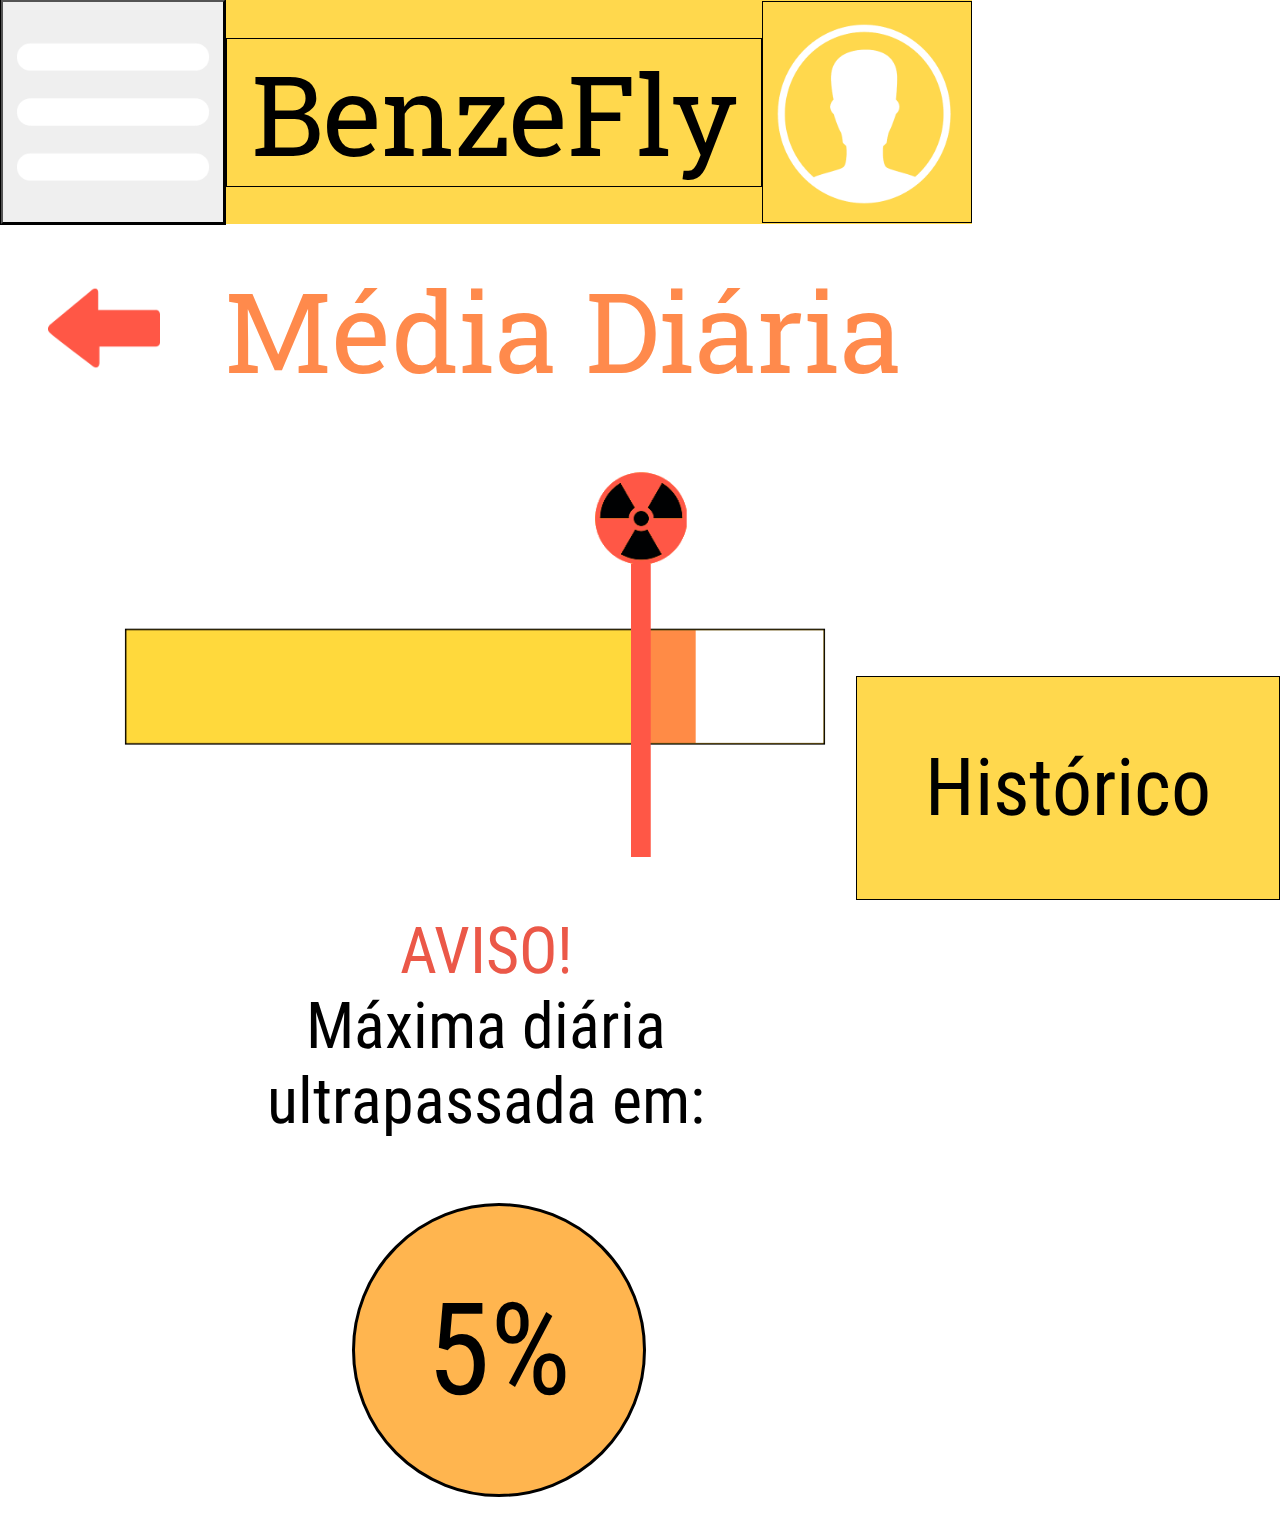
<file: Projeto Final/media_diaria.html>
<!DOCTYPE html>
<html lang="pt-br">
<head>
	<title>Media_Diaria</title>

	<script type ="text/javascript" src="assets/js/menu.js"></script>
	<link href="assets/css/reset.css" rel="reset">
	<link href="assets/css/estilo.css" rel="stylesheet">
	<link href="assets/css/dropdown.css" rel="stylesheet">
	<link href="https://fonts.googleapis.com/css?family=Roboto+Slab&display=swap" rel="stylesheet">
	<link href="https://fonts.googleapis.com/css?family=Roboto+Condensed&display=swap" rel="stylesheet">
	<meta charset="utf-8"/>
</head>
<body>
	<div class="lateral">
		<!-- <button class="imagem_lado"></button>  -->
		<div class="teste" id="myDIV">
		  <div class="ordena">
		   <div class="dropdown-0">
		    <button class="dropbtn-0"><a href="home.html" style="text-decoration: none; color: white">Home</a>
		    <div class="dropdown-content-0">
		      
		    </div>
		   </div>
		  <div class="dropdown-1">
		    <button class="dropbtn-1">Médias</button>
		    <div class="dropdown-content-1">
		      <a href="media_diaria.html">Média Diária</a>
		      <a href="media_semanal.html">Média Semanal</a>
		      <a href="media_mensal.html">Média Mensal</a>
		    </div>
		   </div>
		  <div class="dropdown-2">
		    <button class="dropbtn-2">Históricos</button>
		    <div class="dropdown-content-2">
		      <a href="historico_diario.html">Histórico Diário</a>
		      <a href="historico_semanal.html">Histórico Semanal</a>
		      <a href="historico_mensal.html">Histórico Mensal</a>
		    </div>
		  </div>
		  <div class="dropdown-3">
		    <button class="dropbtn-3">Efeitos</button>
		    <div class="dropdown-content-3">
		      <a href="efeitos_diarios.html">Efeitos Diários</a>
		      <a href="efeitos_semanais.html">Efeitos Semanais</a>
		      <a href="efeitos_mensais.html">Efeitos Mensais</a>
		    </div>
		  </div>
		  <div class="dropdown-4">
		    <button class="dropbtn-4">Recomendações</button>
		    <div class="dropdown-content-4">
		      <a href="recomendacoes_diarias.html">Recomendação Diária</a>
		      <a href="recomendacoes_semanais.html">Recomendação Semanal</a>
		      <a href="recomendacoes_mensais.html">Recomendação Mensal</a>
		    </div>
		  </div>
		</div>
		</div>
	</div>

	<div class="lateral">
		<div class="container1">
			<div class="c1">
				<button class="imagem_lado"></button>
			</div>
			<div class="c1">
				<a href="home.html" style="text-decoration: none; color: black"><p>BenzeFly</p></a>
			</div>
			<div class="c1">
				<a href="perfil.html"><img src="assets/img/user.png"></a>
			</div>
		</div>

		<div class="container2">
			<div class="c211">
				<a href="home.html"><img src="assets/img/seta.png" style="width: 7rem"></a>
				<p style="margin-top: 2rem; margin-left: 4rem">Média Diária</p>
			</div>
			<img src="assets/img/diario.png" style="width: 55rem; margin-left: 5.5rem">
			<div class="c22-normal">
				<p style="color:#eb5848">AVISO!</p>
				<p> Máxima diária</p><p>ultrapassada em:</p>
			</div>
			<div class="circulo2">
				<div class="c23">
					<p style="color:black"> 5% </p>
				</div>
			</div>
		</div>

		<div class="container3">
			<div class="c33">
				<a href="historico_diario.html" style="text-decoration: none; color: black"><p>Histórico</p></a>
			</div>
		</div>
	</div>
</div>
</body>

</html>
</file>
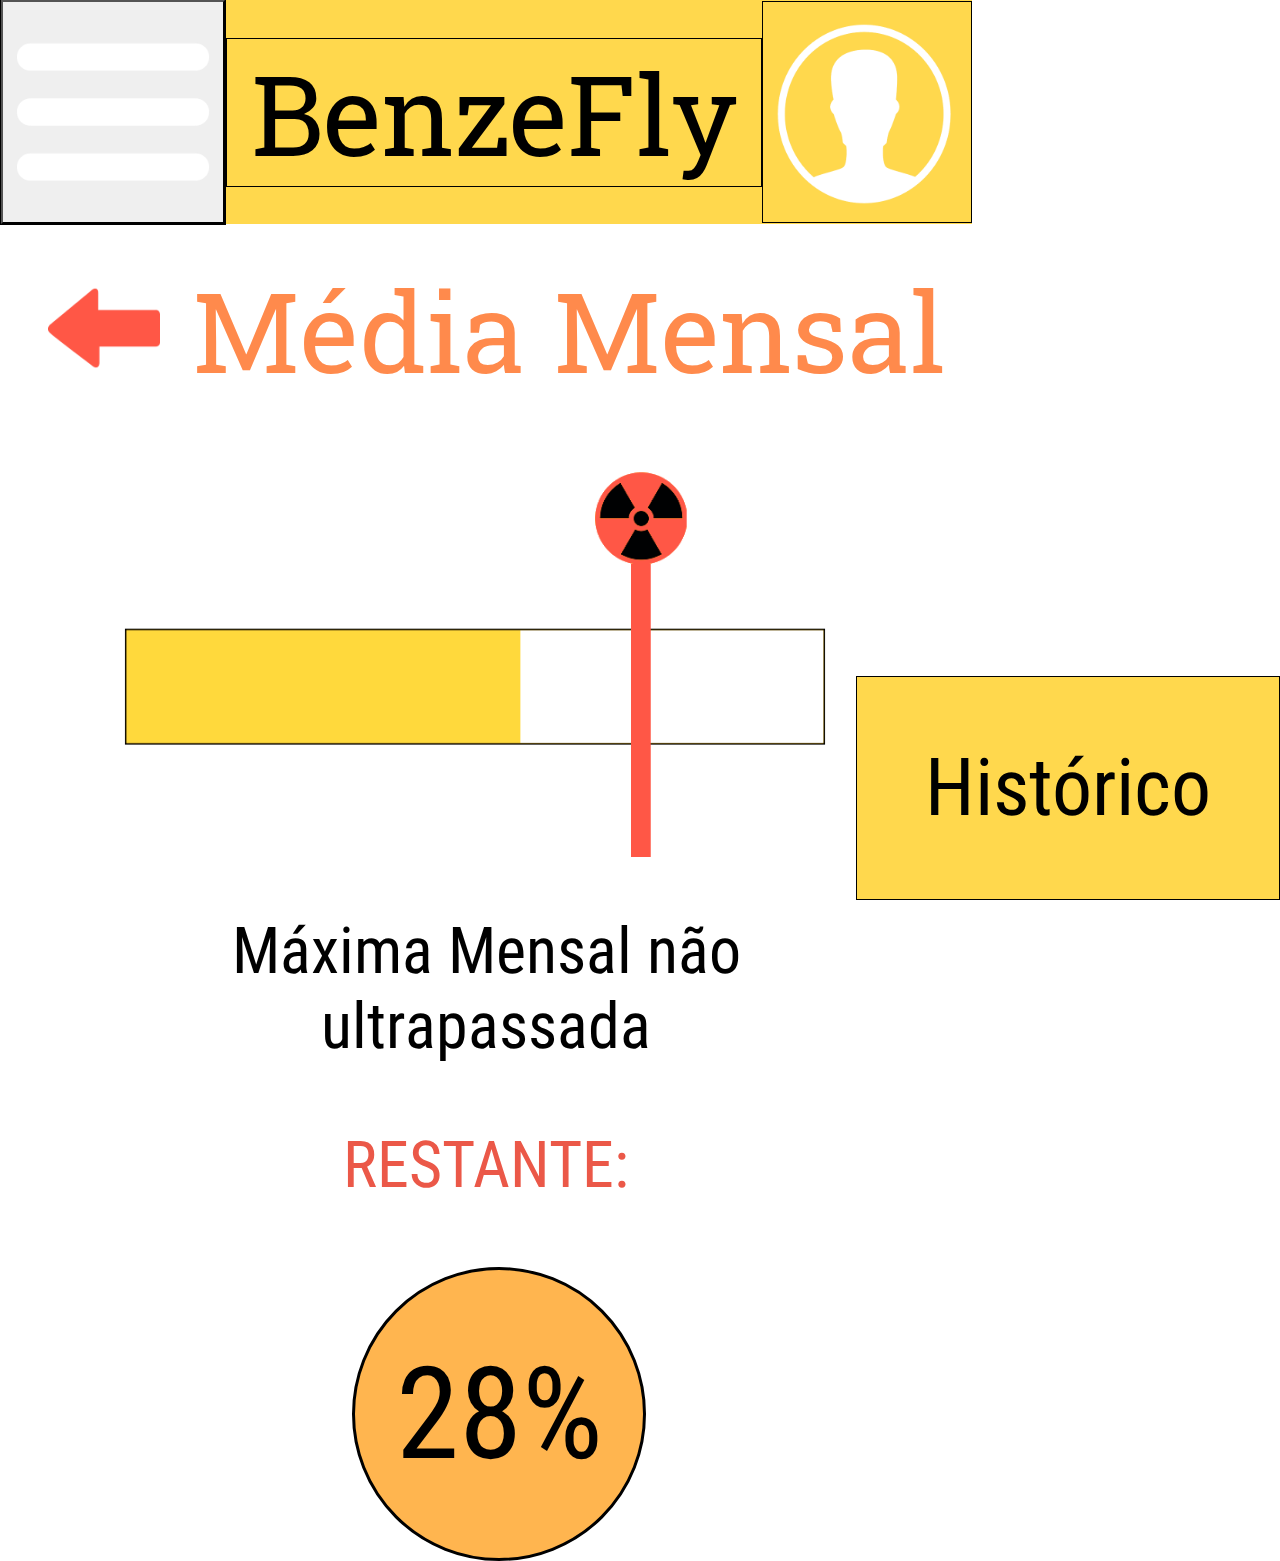
<file: Projeto Final/media_mensal.html>
<!DOCTYPE html>
<html lang="pt-br">
<head>
	<title>Media_Mensal</title>
	<script type ="text/javascript" src="assets/js/menu.js"></script>
	<link href="assets/css/reset.css" rel="reset">
	<link href="assets/css/estilo.css" rel="stylesheet">
	<link href="assets/css/dropdown.css" rel="stylesheet">
	<link href="https://fonts.googleapis.com/css?family=Roboto+Slab&display=swap" rel="stylesheet">
	<link href="https://fonts.googleapis.com/css?family=Roboto+Condensed&display=swap" rel="stylesheet">
	<meta charset="utf-8"/>
</head>
<body>
	<div class="lateral">
		<div class="teste" id="myDIV">
		  <div class="ordena">
		   <div class="dropdown-0">
		    <button class="dropbtn-0"><a href="home.html" style="text-decoration: none; color: white">Home</a>
		    <div class="dropdown-content-0">
		      
		    </div>
		   </div>
		  <div class="dropdown-1">
		    <button class="dropbtn-1">Médias</button>
		    <div class="dropdown-content-1">
		      <a href="media_diaria.html">Média Diária</a>
		      <a href="media_semanal.html">Média Semanal</a>
		      <a href="media_mensal.html">Média Mensal</a>
		    </div>
		   </div>
		  <div class="dropdown-2">
		    <button class="dropbtn-2">Históricos</button>
		    <div class="dropdown-content-2">
		      <a href="historico_diario.html">Histórico Diário</a>
		      <a href="historico_semanal.html">Histórico Semanal</a>
		      <a href="historico_mensal.html">Histórico Mensal</a>
		    </div>
		  </div>
		  <div class="dropdown-3">
		    <button class="dropbtn-3">Efeitos</button>
		    <div class="dropdown-content-3">
		      <a href="efeitos_diarios.html">Efeitos Diários</a>
		      <a href="efeitos_semanais.html">Efeitos Semanais</a>
		      <a href="efeitos_mensais.html">Efeitos Mensais</a>
		    </div>
		  </div>
		  <div class="dropdown-4">
		    <button class="dropbtn-4">Recomendações</button>
		    <div class="dropdown-content-4">
		      <a href="recomendacoes_diarias.html">Recomendação Diária</a>
		      <a href="recomendacoes_semanais.html">Recomendação Semanal</a>
		      <a href="recomendacoes_mensais.html">Recomendação Mensal</a>
		    </div>
		  </div>
		</div>
		</div>
	</div>

	<div class="lateral">
		<div class="container1">
			<div class="c1">
				<button class="imagem_lado"></button>
			</div>
			<div class="c1">
				<a href="home.html" style="text-decoration: none; color: black"><p>BenzeFly</p></a>
			</div>
			<div class="c1">
				<a href="perfil.html"><img src="assets/img/user.png"></a>
			</div>
		</div>

		<div class="container2">
			<div class="c211">
				<a href="home.html"><img src="assets/img/seta.png" style="width: 7rem"></a>
				<p style="margin-top: 2rem; margin-left: 2rem; font-size: 7rem">Média Mensal</p>
			</div>
			<img src="assets/img/mensal.png" style="width: 55rem; margin-left: 5.5rem">
			<div class="c22-normal">
				<p> Máxima Mensal não</p><p>ultrapassada</p>
				<p style="color:#eb5848; margin: 4rem;">RESTANTE:</p>
			</div>
			<div class="circulo2">
				<div class="c23">
					<p style="color:black"> 28% </p>
				</div>
			</div>
		</div>

		<div class="container3">
			<div class="c33">
				<a href="historico_mensal.html" style="text-decoration: none; color: black"><p>Histórico</p></a>
			</div>
		</div>
	</div>
</div>
</body>

</html>
</file>
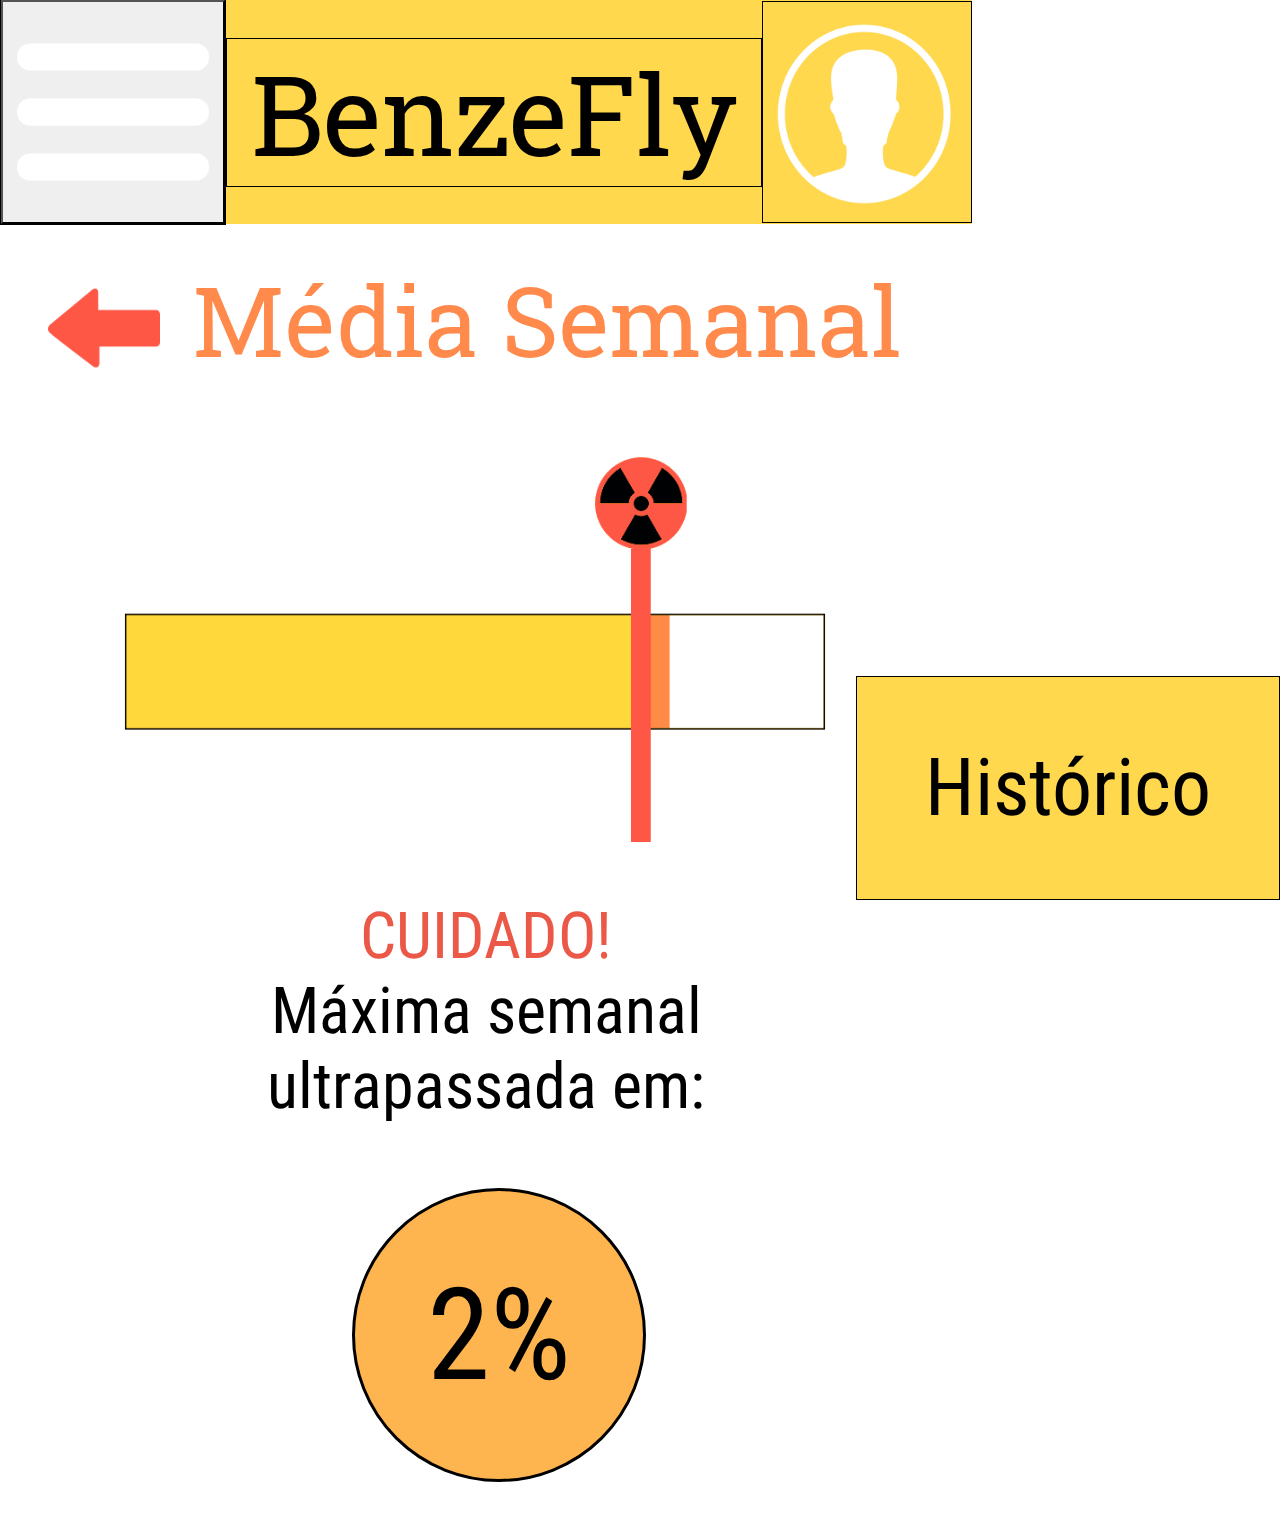
<file: Projeto Final/media_semanal.html>
<!DOCTYPE html>
<html lang="pt-br">
<head>
	<title>Media_Semanal</title>
	<script type ="text/javascript" src="assets/js/menu.js"></script>
	<link href="assets/css/reset.css" rel="reset">
	<link href="assets/css/estilo.css" rel="stylesheet">
	<link href="assets/css/dropdown.css" rel="stylesheet">
	<link href="https://fonts.googleapis.com/css?family=Roboto+Slab&display=swap" rel="stylesheet">
	<link href="https://fonts.googleapis.com/css?family=Roboto+Condensed&display=swap" rel="stylesheet">
	<meta charset="utf-8"/>
</head>
<body>
	<div class="lateral">
		<div class="teste" id="myDIV">
		  <div class="ordena">
		   <div class="dropdown-0">
		    <button class="dropbtn-0"><a href="home.html" style="text-decoration: none; color: white">Home</a>
		    <div class="dropdown-content-0">
		      
		    </div>
		   </div>
		  <div class="dropdown-1">
		    <button class="dropbtn-1">Médias</button>
		    <div class="dropdown-content-1">
		      <a href="media_diaria.html">Média Diária</a>
		      <a href="media_semanal.html">Média Semanal</a>
		      <a href="media_mensal.html">Média Mensal</a>
		    </div>
		   </div>
		  <div class="dropdown-2">
		    <button class="dropbtn-2">Históricos</button>
		    <div class="dropdown-content-2">
		      <a href="historico_diario.html">Histórico Diário</a>
		      <a href="historico_semanal.html">Histórico Semanal</a>
		      <a href="historico_mensal.html">Histórico Mensal</a>
		    </div>
		  </div>
		  <div class="dropdown-3">
		    <button class="dropbtn-3">Efeitos</button>
		    <div class="dropdown-content-3">
		      <a href="efeitos_diarios.html">Efeitos Diários</a>
		      <a href="efeitos_semanais.html">Efeitos Semanais</a>
		      <a href="efeitos_mensais.html">Efeitos Mensais</a>
		    </div>
		  </div>
		  <div class="dropdown-4">
		    <button class="dropbtn-4">Recomendações</button>
		    <div class="dropdown-content-4">
		      <a href="recomendacoes_diarias.html">Recomendação Diária</a>
		      <a href="recomendacoes_semanais.html">Recomendação Semanal</a>
		      <a href="recomendacoes_mensais.html">Recomendação Mensal</a>
		    </div>
		  </div>
		</div>
		</div>
	</div>

	<div class="lateral">
		<div class="container1">
			<div class="c1">
				<button class="imagem_lado"></button>
			</div>
			<!-- <div class="c1">
				<img src="assets/img/menu.png">
			</div> -->
			<div class="c1">
				<a href="home.html" style="text-decoration: none; color: black"><p>BenzeFly</p></a>
			</div>
			<div class="c1">
				<a href="perfil.html"><img src="assets/img/user.png"></a>
			</div>
		</div>

		<div class="container2">
			<div class="c211">
				<a href="home.html"><img src="assets/img/seta.png" style="width: 7rem"></a>
				<p style="margin-top: 2rem; margin-left: 2rem; font-size: 6rem">Média Semanal</p>
			</div>
			<img src="assets/img/semanal.png" style="width: 55rem; margin-left: 5.5rem">
			<div class="c22-normal">
				<p style="color:#eb5848">CUIDADO!</p>
				<p> Máxima semanal</p><p>ultrapassada em:</p>
			</div>
			<div class="circulo2">
				<div class="c23">
					<p style="color:black"> 2% </p>
				</div>
			</div>
		</div>

		<div class="container3">
			<div class="c33">
				<a href="historico_semanal.html" style="text-decoration: none; color: black"><p>Histórico</p></a>
			</div>
		</div>
	</div>
</div>
</body>

</html>
</file>
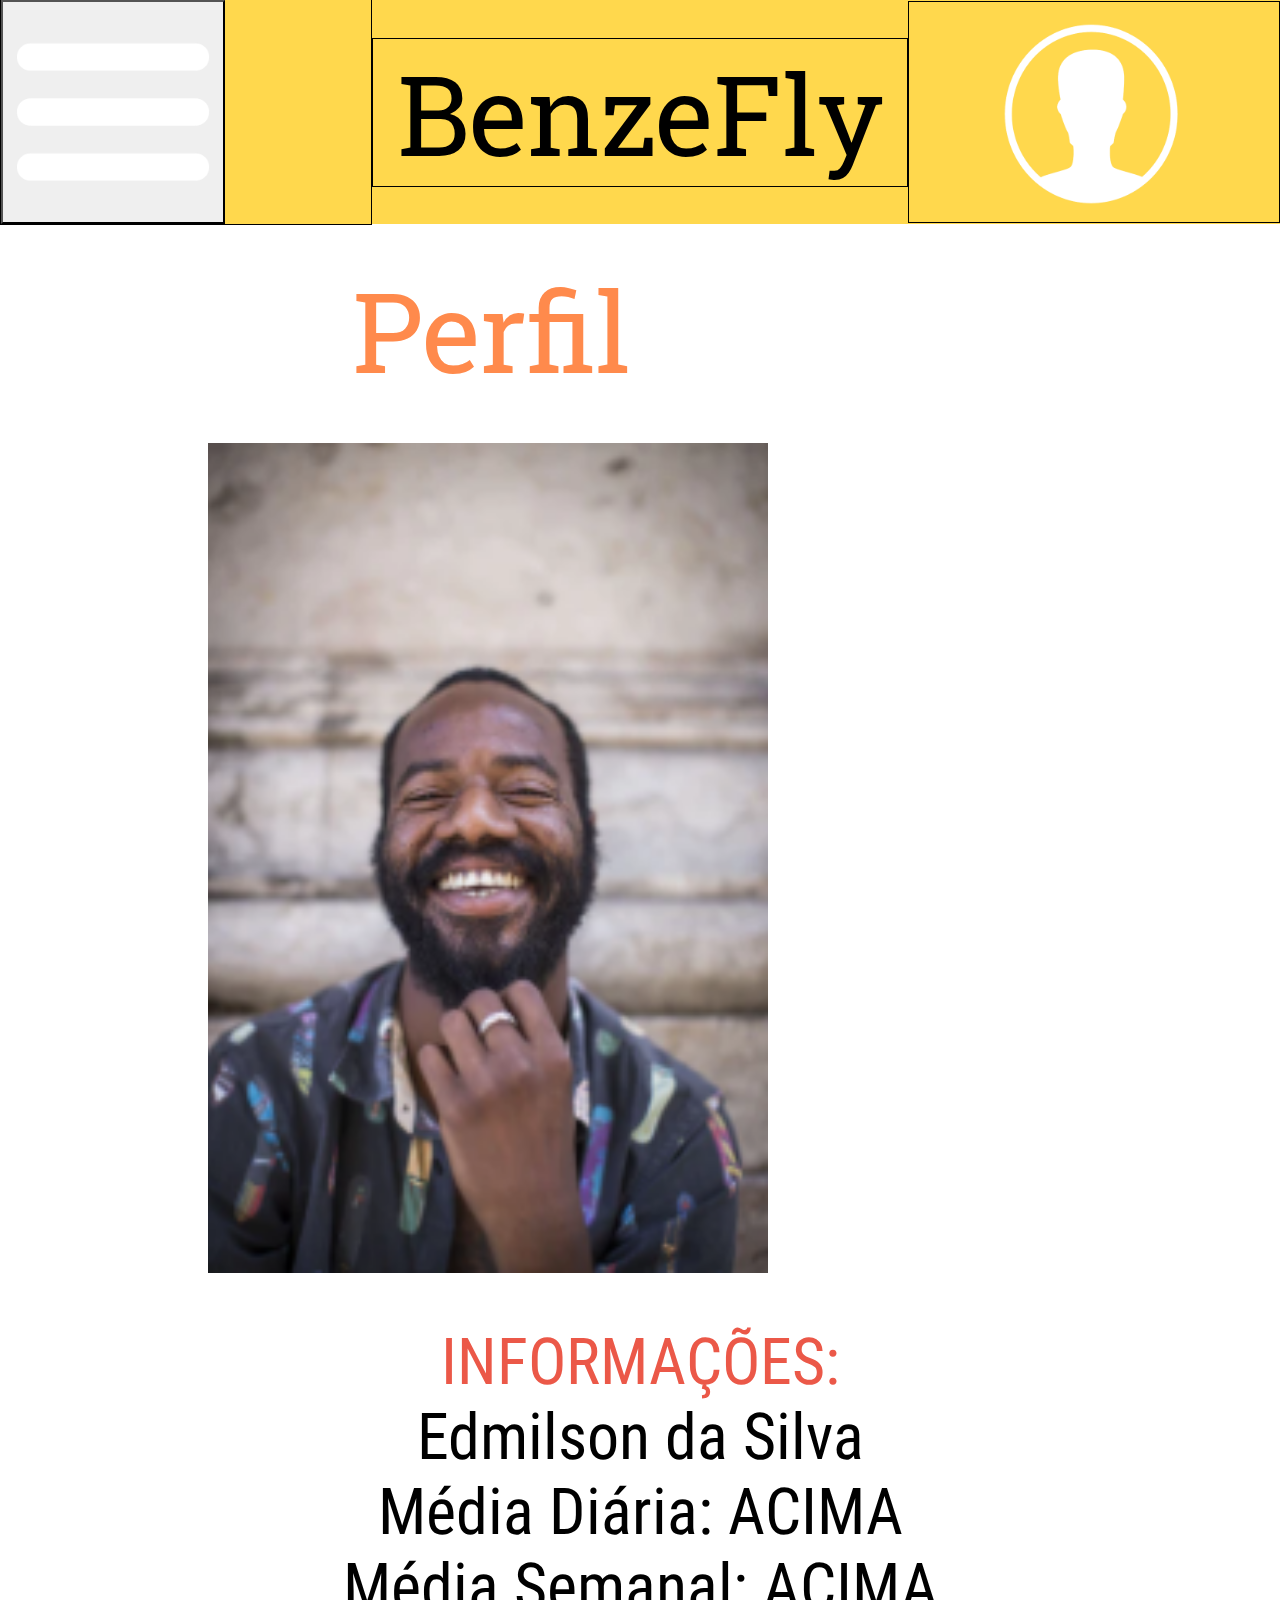
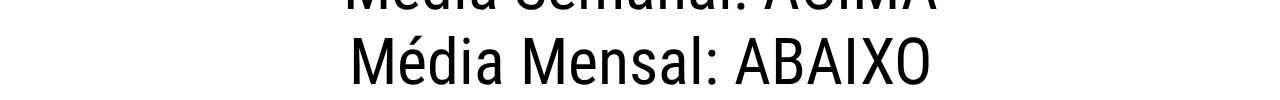
<file: Projeto Final/perfil.html>
<!DOCTYPE html>
<html lang="pt-br">
<head>
	<title>Perfil</title>
<script type ="text/javascript" src="assets/js/menu.js"></script>
	<link href="assets/css/reset.css" rel="reset">
	<link href="assets/css/estilo.css" rel="stylesheet">
	<link href="assets/css/dropdown.css" rel="stylesheet">
	<link href="https://fonts.googleapis.com/css?family=Roboto+Slab&display=swap" rel="stylesheet">
	<link href="https://fonts.googleapis.com/css?family=Roboto+Condensed&display=swap" rel="stylesheet">
	<meta charset="utf-8"/>
</head>
<body>
	<div class="lateral">
		<!-- <button class="imagem_lado"></button>  -->
		<div class="teste" id="myDIV">
		  <div class="ordena">
		   <div class="dropdown-0">
		    <button class="dropbtn-0"><a href="home.html" style="text-decoration: none; color: white">Home</a>
		    <div class="dropdown-content-0">
		      
		    </div>
		   </div>
		  <div class="dropdown-1">
		    <button class="dropbtn-1">Médias</button>
		    <div class="dropdown-content-1">
		      <a href="media_diaria.html">Média Diária</a>
		      <a href="media_semanal.html">Média Semanal</a>
		      <a href="media_mensal.html">Média Mensal</a>
		    </div>
		   </div>
		  <div class="dropdown-2">
		    <button class="dropbtn-2">Históricos</button>
		    <div class="dropdown-content-2">
		      <a href="historico_diario.html">Histórico Diário</a>
		      <a href="historico_semanal.html">Histórico Semanal</a>
		      <a href="historico_mensal.html">Histórico Mensal</a>
		    </div>
		  </div>
		  <div class="dropdown-3">
		    <button class="dropbtn-3">Efeitos</button>
		    <div class="dropdown-content-3">
		      <a href="efeitos_diarios.html">Efeitos Diários</a>
		      <a href="efeitos_semanais.html">Efeitos Semanais</a>
		      <a href="efeitos_mensais.html">Efeitos Mensais</a>
		    </div>
		  </div>
		  <div class="dropdown-4">
		    <button class="dropbtn-4">Recomendações</button>
		    <div class="dropdown-content-4">
		      <a href="recomendacoes_diarias.html">Recomendação Diária</a>
		      <a href="recomendacoes_semanais.html">Recomendação Semanal</a>
		      <a href="recomendacoes_mensais.html">Recomendação Mensal</a>
		    </div>
		  </div>
		</div>
		</div>
	</div>
	<div class="container1">
		<div class="c1">
			<button class="imagem_lado"></button>
		</div>
		<div class="c1">
			<a href="home.html" style="text-decoration: none; color: black"><p>BenzeFly</p></a>
		</div>
		<div class="c1">
			<img src="assets/img/user.png">
		</div>
	</div>

	<div class="container2">
		<div class="c211">
			<a href="home.html"><!-- <img src="assets/img/seta.png" style="width: 7rem"> --></a>
			<p style="margin-top: 2rem; margin-left: 19rem">Perfil</p>
		</div>
		<img src="assets/img/persona.png" style="width: 35rem; margin-top:2.5rem; margin-left: 13rem">
		<div class="c22-normal">
			<p style="margin-top:3rem; color:#eb5848">INFORMAÇÕES:</p>
			<p> Edmilson da Silva</p><p>Média Diária: ACIMA</p><p>Média Semanal: ACIMA</p><p>Média Mensal: ABAIXO</p>
		</div>
	</div>
</div>
</body>

</html>
</file>
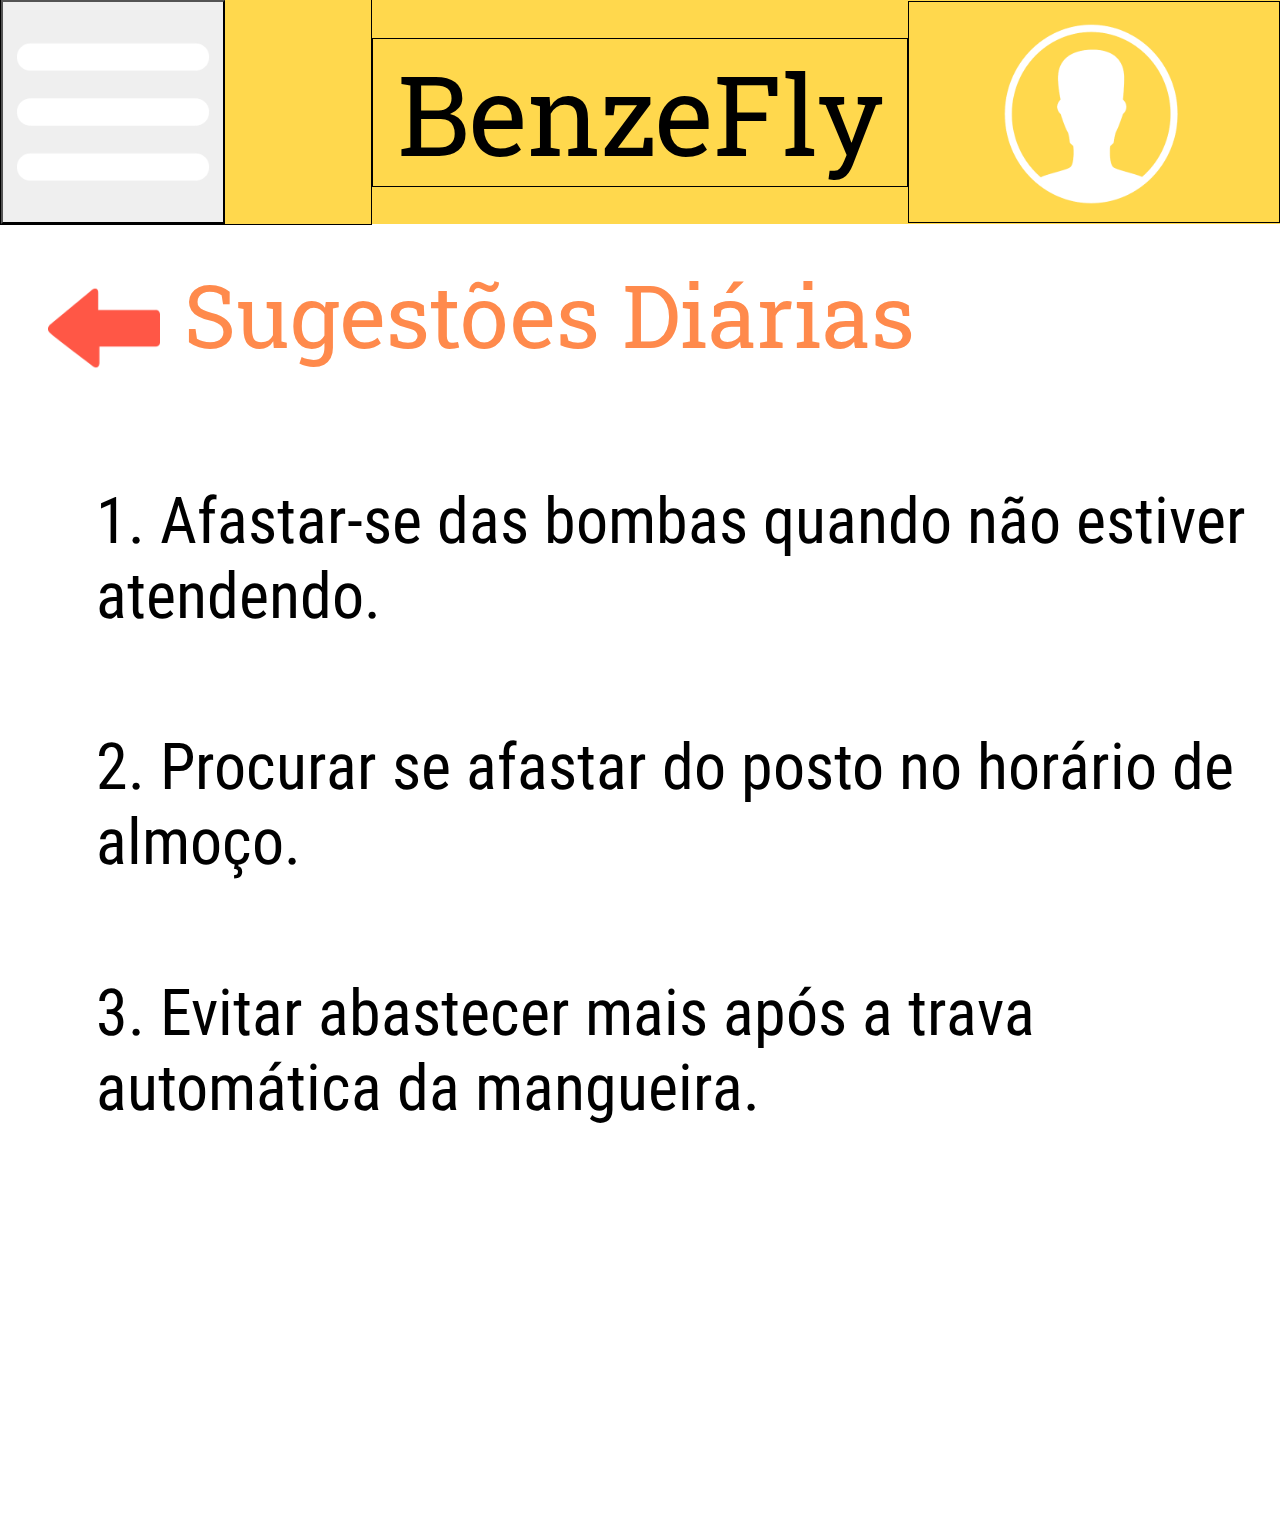
<file: Projeto Final/recomendacoes_diarias.html>
<!DOCTYPE html>
<html lang="pt-br">
<head>
	<title>Recomendacoes_Diarias</title>
	<script type ="text/javascript" src="assets/js/menu.js"></script>
	<link href="assets/css/reset.css" rel="reset">
	<link href="assets/css/estilo.css" rel="stylesheet">
	<link href="assets/css/dropdown.css" rel="stylesheet">
	<link href="https://fonts.googleapis.com/css?family=Roboto+Slab&display=swap" rel="stylesheet">
	<link href="https://fonts.googleapis.com/css?family=Roboto+Condensed&display=swap" rel="stylesheet">
	<meta charset="utf-8"/>
</head>
<body>
	<div class="lateral">
		<!-- <button class="imagem_lado"></button>  -->
		<div class="teste" id="myDIV">
		  <div class="ordena">
		   <div class="dropdown-0">
		    <button class="dropbtn-0"><a href="home.html" style="text-decoration: none; color: white">Home</a>
		    <div class="dropdown-content-0">
		      
		    </div>
		   </div>
		  <div class="dropdown-1">
		    <button class="dropbtn-1">Médias</button>
		    <div class="dropdown-content-1">
		      <a href="media_diaria.html">Média Diária</a>
		      <a href="media_semanal.html">Média Semanal</a>
		      <a href="media_mensal.html">Média Mensal</a>
		    </div>
		   </div>
		  <div class="dropdown-2">
		    <button class="dropbtn-2">Históricos</button>
		    <div class="dropdown-content-2">
		      <a href="historico_diario.html">Histórico Diário</a>
		      <a href="historico_semanal.html">Histórico Semanal</a>
		      <a href="historico_mensal.html">Histórico Mensal</a>
		    </div>
		  </div>
		  <div class="dropdown-3">
		    <button class="dropbtn-3">Efeitos</button>
		    <div class="dropdown-content-3">
		      <a href="efeitos_diarios.html">Efeitos Diários</a>
		      <a href="efeitos_semanais.html">Efeitos Semanais</a>
		      <a href="efeitos_mensais.html">Efeitos Mensais</a>
		    </div>
		  </div>
		  <div class="dropdown-4">
		    <button class="dropbtn-4">Recomendações</button>
		    <div class="dropdown-content-4">
		      <a href="recomendacoes_diarias.html">Recomendação Diária</a>
		      <a href="recomendacoes_semanais.html">Recomendação Semanal</a>
		      <a href="recomendacoes_mensais.html">Recomendação Mensal</a>
		    </div>
		  </div>
		</div>
		</div>
	</div>

	<div class="lateral">
		<div class="container1">
			<div class="c1">
				<button class="imagem_lado"></button>
			</div>
			<div class="c1">
				<a href="home.html" style="text-decoration: none; color: black"><p>BenzeFly</p></a>
			</div>
			<div class="c1">
				<a href="perfil.html"><img src="assets/img/user.png"></a>
			</div>
		</div>

		<div class="container2">
			<div class="c211">
				<a href="efeitos_diarios.html"><img src="assets/img/seta.png" style="width: 7rem"></a>
				<p style="margin-top: 2rem; margin-left: 1.5rem; font-size: 5.5rem;">Sugestões Diárias</p>
			</div>
			<div class="c22-efeito">
				<p>1. Afastar-se das bombas quando não estiver atendendo. </p>
				<p>2. Procurar se afastar do posto no horário de almoço.</p>
				<p>3. Evitar abastecer mais após a trava automática da mangueira.</p>
			</div>
		</div>
	</div>
</body>

</html>
</file>
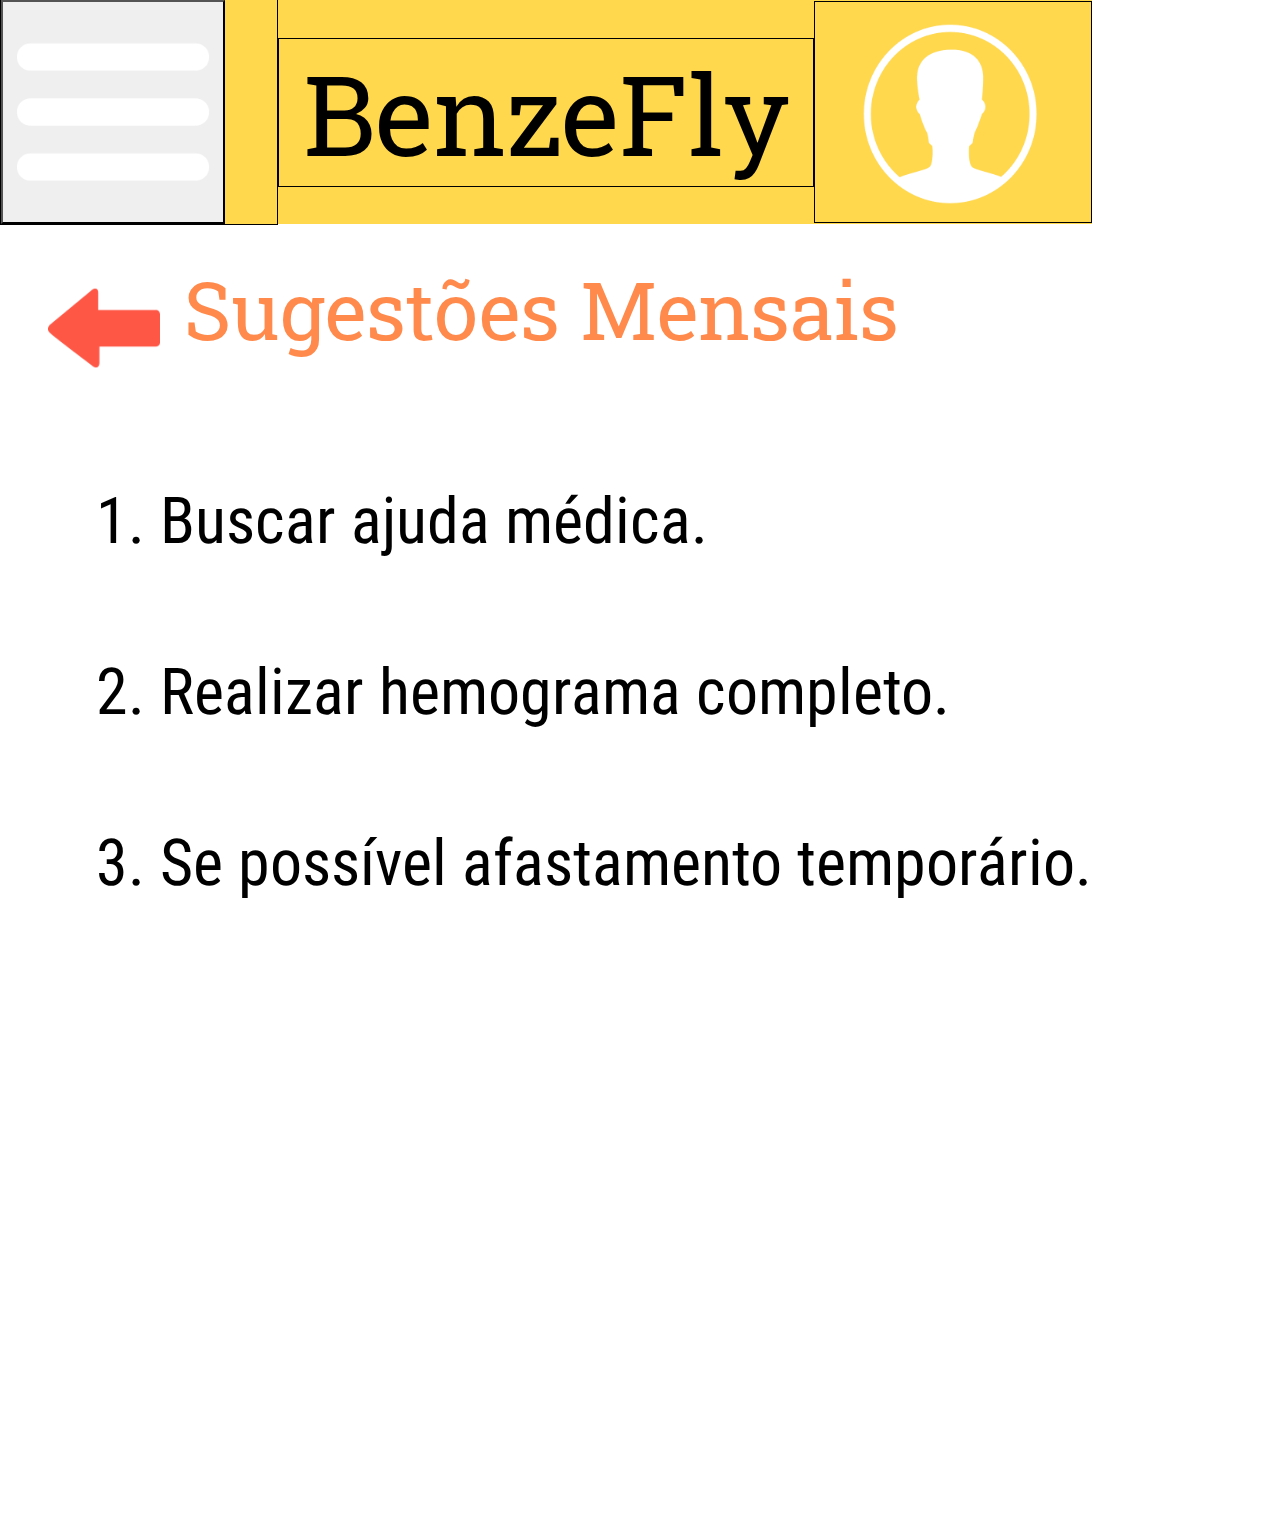
<file: Projeto Final/recomendacoes_mensais.html>
<!DOCTYPE html>
<html lang="pt-br">
<head>
	<title>Recomendacoes_Mensais</title>
	<script type ="text/javascript" src="assets/js/menu.js"></script>
	<link href="assets/css/reset.css" rel="reset">
	<link href="assets/css/estilo.css" rel="stylesheet">
	<link href="assets/css/dropdown.css" rel="stylesheet">
	<link href="https://fonts.googleapis.com/css?family=Roboto+Slab&display=swap" rel="stylesheet">
	<link href="https://fonts.googleapis.com/css?family=Roboto+Condensed&display=swap" rel="stylesheet">
	<meta charset="utf-8"/>
</head>
<body>
	<div class="lateral">
		<!-- <button class="imagem_lado"></button>  -->
		<div class="teste" id="myDIV">
		  <div class="ordena">
		   <div class="dropdown-0">
		    <button class="dropbtn-0"><a href="home.html" style="text-decoration: none; color: white">Home</a>
		    <div class="dropdown-content-0">
		      
		    </div>
		   </div>
		  <div class="dropdown-1">
		    <button class="dropbtn-1">Médias</button>
		    <div class="dropdown-content-1">
		      <a href="media_diaria.html">Média Diária</a>
		      <a href="media_semanal.html">Média Semanal</a>
		      <a href="media_mensal.html">Média Mensal</a>
		    </div>
		   </div>
		  <div class="dropdown-2">
		    <button class="dropbtn-2">Históricos</button>
		    <div class="dropdown-content-2">
		      <a href="historico_diario.html">Histórico Diário</a>
		      <a href="historico_semanal.html">Histórico Semanal</a>
		      <a href="historico_mensal.html">Histórico Mensal</a>
		    </div>
		  </div>
		  <div class="dropdown-3">
		    <button class="dropbtn-3">Efeitos</button>
		    <div class="dropdown-content-3">
		      <a href="efeitos_diarios.html">Efeitos Diários</a>
		      <a href="efeitos_semanais.html">Efeitos Semanais</a>
		      <a href="efeitos_mensais.html">Efeitos Mensais</a>
		    </div>
		  </div>
		  <div class="dropdown-4">
		    <button class="dropbtn-4">Recomendações</button>
		    <div class="dropdown-content-4">
		      <a href="recomendacoes_diarias.html">Recomendação Diária</a>
		      <a href="recomendacoes_semanais.html">Recomendação Semanal</a>
		      <a href="recomendacoes_mensais.html">Recomendação Mensal</a>
		    </div>
		  </div>
		</div>
		</div>
	</div>

	<div class="lateral">
		<div class="container1">
			<div class="c1">
				<button class="imagem_lado"></button>
			</div>
			<div class="c1">
				<a href="home.html" style="text-decoration: none; color: black"><p>BenzeFly</p></a>
			</div>
			<div class="c1">
				<a href="perfil.html"><img src="assets/img/user.png"></a>
			</div>
		</div>

		<div class="container2">
			<div class="c211">
				<a href="efeitos_mensais.html"><img src="assets/img/seta.png" style="width: 7rem"></a>
				<p style="margin-top: 2rem; margin-left: 1.5rem; font-size: 5rem;">Sugestões Mensais</p>
			</div>
			<div class="c22-efeito">
				<p>1. Buscar ajuda médica.</p>
				<p>2. Realizar hemograma completo.</p>
				<p>3. Se possível afastamento temporário.</p>
			</div>
		</div>
	</div>
</body>

</html>
</file>
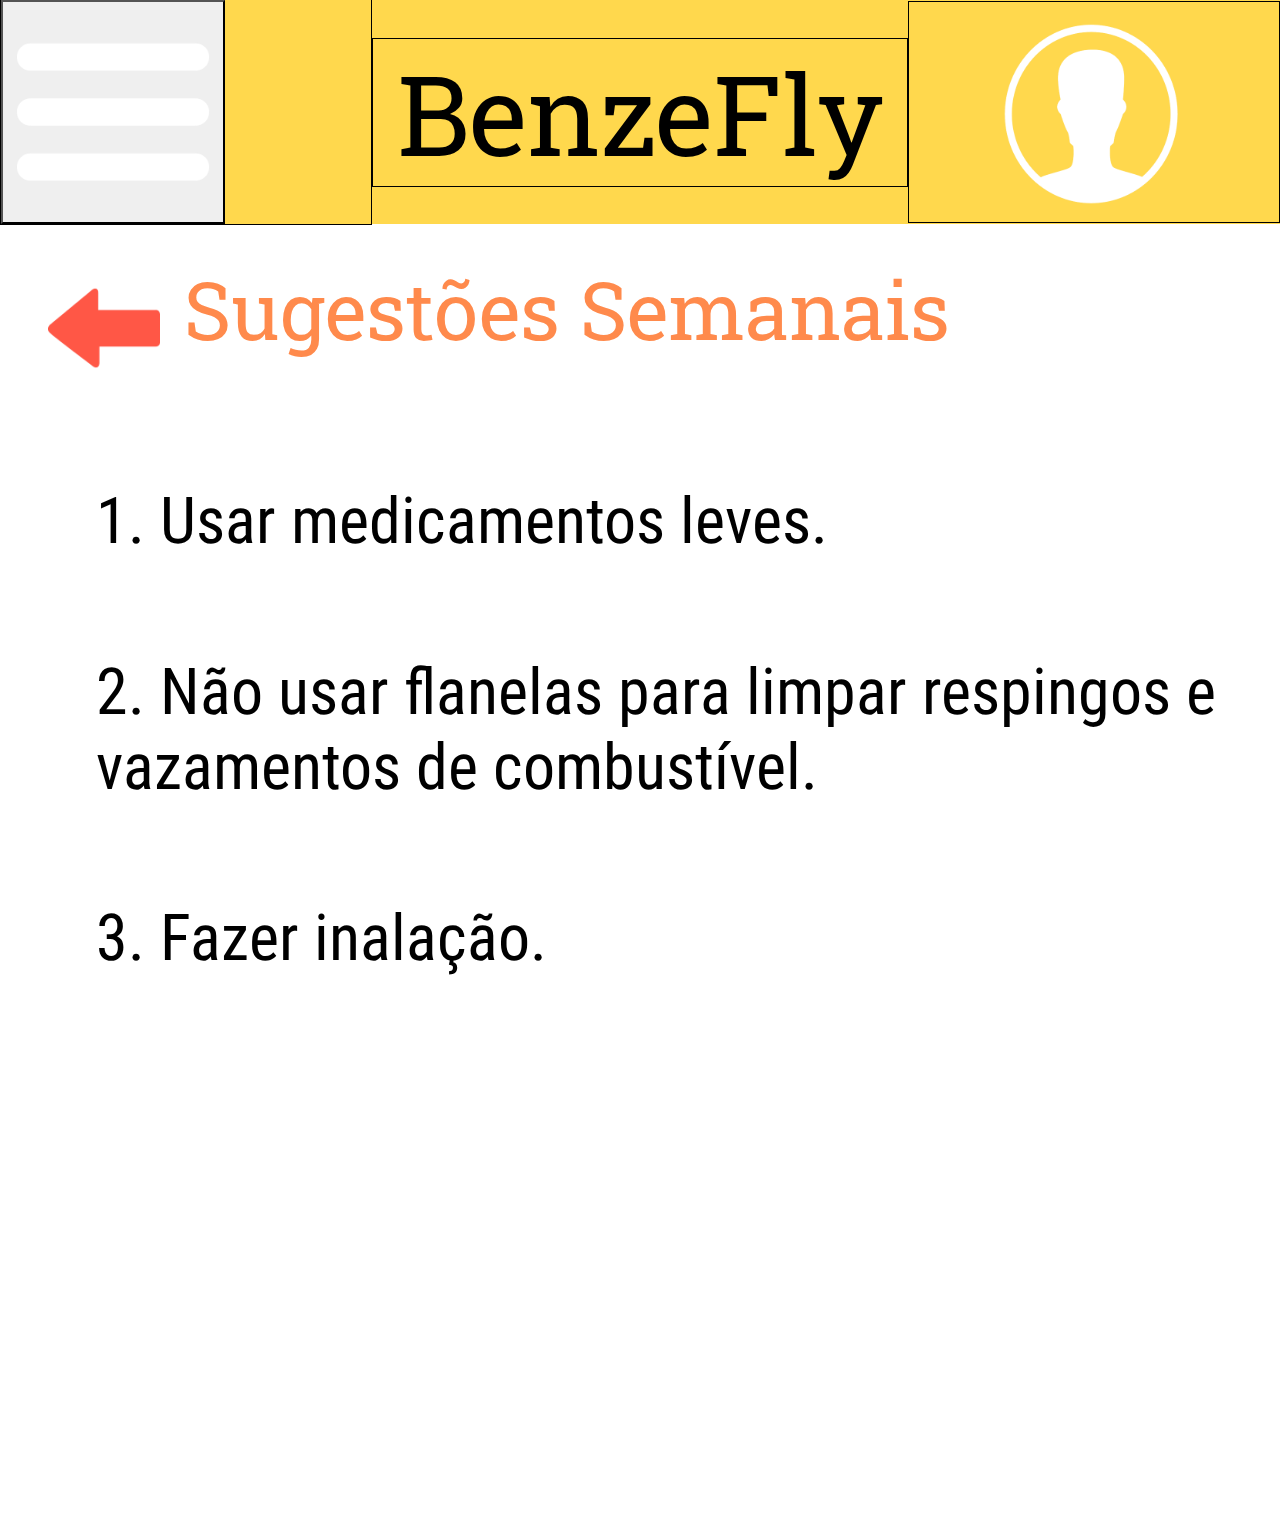
<file: Projeto Final/recomendacoes_semanais.html>
<!DOCTYPE html>
<html lang="pt-br">
<head>
	<title>Recomendacoes_Semanais</title>
	<script type ="text/javascript" src="assets/js/menu.js"></script>
	<link href="assets/css/reset.css" rel="reset">
	<link href="assets/css/estilo.css" rel="stylesheet">
	<link href="assets/css/dropdown.css" rel="stylesheet">
	<link href="https://fonts.googleapis.com/css?family=Roboto+Slab&display=swap" rel="stylesheet">
	<link href="https://fonts.googleapis.com/css?family=Roboto+Condensed&display=swap" rel="stylesheet">
	<meta charset="utf-8"/>
</head>
<body>
	<div class="lateral">
		<!-- <button class="imagem_lado"></button>  -->
		<div class="teste" id="myDIV">
		  <div class="ordena">
		   <div class="dropdown-0">
		    <button class="dropbtn-0"><a href="home.html" style="text-decoration: none; color: white">Home</a>
		    <div class="dropdown-content-0">
		      
		    </div>
		   </div>
		  <div class="dropdown-1">
		    <button class="dropbtn-1">Médias</button>
		    <div class="dropdown-content-1">
		      <a href="media_diaria.html">Média Diária</a>
		      <a href="media_semanal.html">Média Semanal</a>
		      <a href="media_mensal.html">Média Mensal</a>
		    </div>
		   </div>
		  <div class="dropdown-2">
		    <button class="dropbtn-2">Históricos</button>
		    <div class="dropdown-content-2">
		      <a href="historico_diario.html">Histórico Diário</a>
		      <a href="historico_semanal.html">Histórico Semanal</a>
		      <a href="historico_mensal.html">Histórico Mensal</a>
		    </div>
		  </div>
		  <div class="dropdown-3">
		    <button class="dropbtn-3">Efeitos</button>
		    <div class="dropdown-content-3">
		      <a href="efeitos_diarios.html">Efeitos Diários</a>
		      <a href="efeitos_semanais.html">Efeitos Semanais</a>
		      <a href="efeitos_mensais.html">Efeitos Mensais</a>
		    </div>
		  </div>
		  <div class="dropdown-4">
		    <button class="dropbtn-4">Recomendações</button>
		    <div class="dropdown-content-4">
		      <a href="recomendacoes_diarias.html">Recomendação Diária</a>
		      <a href="recomendacoes_semanais.html">Recomendação Semanal</a>
		      <a href="recomendacoes_mensais.html">Recomendação Mensal</a>
		    </div>
		  </div>
		</div>
		</div>
	</div>

	<div class="lateral">
		<div class="container1">
			<div class="c1">
				<button class="imagem_lado"></button>
			</div>
			<div class="c1">
				<a href="home.html" style="text-decoration: none; color: black"><p>BenzeFly</p></a>
			</div>
			<div class="c1">
				<a href="perfil.html"><img src="assets/img/user.png"></a>
			</div>
		</div>

		<div class="container2">
			<div class="c211">
				<a href="efeitos_semanais.html"><img src="assets/img/seta.png" style="width: 7rem"></a>
				<p style="margin-top: 2rem; margin-left: 1.5rem; font-size: 5rem;">Sugestões Semanais</p>
			</div>
			<div class="c22-efeito">
				<p>1. Usar medicamentos leves.</p>
				<p>2. Não usar flanelas para limpar respingos e vazamentos de combustível.</p>
				<p>3. Fazer inalação.</p>
			</div>
		</div>
	</div>
</body>

</html>
</file>
<file: Projeto Final/assets/css/estilo.css>
body{
	margin: 0px;
}
.container1 {
	align-items: center;
	display: flex;
	height: 14rem;
	background-color: #ffd84d;
}

.c1 {
	width: 100%;
	border-style: solid;
	border-color: black;
	border-width: 0.1rem;
	text-align: center;
}

.c1 p{
	margin-top: 0px;
	margin-bottom: 0px;
	font-size: 7rem;
	margin-left: 1.5rem;
	margin-right: 1.5rem;
	flex-grow: 2;
	font-family: 'Roboto Slab', serif;
}

p a{
	font-family: 'Roboto Condensed', sans-serif;
}



.c1 img{
	width: 13rem;
    margin-top: 0.5rem;
}

.container2 {
	height: 81rem;

}
.c211 {
	display: flex;
	margin-left: 3rem;
}
.c21 p{
	width: 100%;
	font-size: 6rem;
	color: #ff8a4c;
	text-align: center;
	align-items: center;
	flex-grow: 2;
	margin: 0px;
	font-family: 'Roboto Slab', serif;
}

.c211 p{
	width: 100%;
	font-size: 7rem;
	color: #ff8a4c;
	/*text-align: center;*/
	align-items: center;
	flex-grow: 2;
	margin: 0px;
	font-family: 'Roboto Slab', serif;
}


.c211 img {
	margin-top: 3rem;

}

.c22 p{
	width: 100%;
	font-size: 4rem;
	color: #ff8a4c;
	text-align: center;
	align-items: center;
	flex-grow: 2;
	margin: 0px;
	font-family: 'Roboto Condensed', sans-serif;
}

.c22-normal p{
	font-size: 4rem;
	align-items: center;
	flex-grow: 2;
	margin: 0px;
	color: black;
	text-align: center;
	font-family: 'Roboto Condensed', sans-serif;
}

.container3 {
	position: absolute;
	width: 100%;
	bottom: 0rem;
	display: flex;
	align-content: flex-end;
	height: 14rem;
	/*background-color: #ffd84d;*/
	justify-content: flex-end;
}

.c3{
	display: flex;
	align-items: center;
	width: 100%;
	border-style: solid;
	border-color: black;
	text-align: center;
	border-width: 0.1rem;
	background-color: #ffd84d;
}

.c33{
	display: flex;
	align-items: center;
	width: 33%;
	border-style: solid;
	border-color: black;
	text-align: center;
	border-width: 0.1rem;
	background-color: #ffd84d;
}

div.circulo {
	border-style:solid;
    border-radius:100%;
    height: 40rem;
    width:40rem;
    position: relative;
    margin: 4rem 0;
    background-color: #ffb54f;
    margin-left: 10rem;
    z-index: -1;
    }

div.circulo2{
	border-style:solid;
    border-radius:100%;
    height: 18rem;
    width:18rem;
    position: relative;
    margin: 4rem 0;
    background-color: #ffb54f;
    margin-left: 22rem;
    }

div.c23 {
    margin: 0px;
    position: absolute;
    font-size: 8rem;
    top: 50%;
    left: 50%;
    margin-right: -50%;
    transform: translate(-50%, -50%);
	text-align: center;
    }

div.c23 p {
	margin: 0px;
	color: white;
	font-family: 'Roboto Condensed', sans-serif;
}


.c3 a {
	width: 100%;
	font-size: 5rem;
	align-items: center;
	flex-grow: 2;
	margin: 0px;
	color: black;
	font-family: 'Roboto Condensed', sans-serif;
}


.c33 a {
	width: 100%;
	font-size: 5rem;
	align-items: center;
	flex-grow: 2;
	margin: 0px;
	color: black;
	font-family: 'Roboto Condensed', sans-serif;
}

.c33 a{
	font-family: 'Roboto Condensed', sans-serif;

}

.teste {
	position: absolute;
	top: 0;
	display: block;
	left: -40rem;
	transition: all 0.5s;
	width: 40rem;
	/*font-size: 15rem;*/
}

.lateral {
	display: table-cell;

}
.imagem_lado {
	display: flex;
    cursor: pointer;
    transition: all 0.5s;
    background-image: url('../img/menu.png');
    background-size: cover;
    width: 14rem;
    height: 14rem;

}

.c22-efeito p{
	font-size: 4rem;
	align-items: left;
	flex-grow: 2;
	margin-top: 6rem;
	margin-left: 6rem;
	color: black;
	text-align: left;
	font-family: 'Roboto Condensed', sans-serif;
}



/*.imagem_lado:hover + .teste{
    left: 0;
    transition: all 0.5s;
  }*/
/*.teste:hover {
    left: 0;
    transition: all 0.5s;
  }*/

.show-menu{
	left: 0px;
}

.imagem_lado:hover + .teste{
    left: 0;
    transition: all 0.5s;
  }
.imagem_lado:hover {
    left: 0;
    transition: all 0.5s;
  }
</file>
<file: Projeto Final/assets/css/dropdown.css>
.dropbtn-1, .dropbtn-2, .dropbtn-3, .dropbtn-4, .dropbtn-0 {
  background-color: #ffd84d;
  color: white;
  padding: 16px;
  font-size: 4rem;
  border: none;
  width: 100%;
  height: 10rem;
  font-family: 'Roboto Condensed', sans-serif;
}

.dropdown-1, .dropdown-2, .dropdown-3, .dropdown-4, .dropdown-0 {
  position: relative;
  display: inline-block;
  font-family: 'Roboto Condensed', sans-serif;
}

/*.dropdown- a, .dropdown-2 a, .dropdown-3 a, .dropdown-4 a, .dropdown-0 a {
  font-family: 'Roboto Condensed', sans-serif;*/


.dropdown-content-1, .dropdown-content-2, .dropdown-content-3, .dropdown-content-4, .dropdown-content-0{
  display: none;
  position: absolute;
  background-color: #ff8a4c;
  min-width: 160px;
  box-shadow: 0px 8px 16px 0px rgba(0,0,0,0.2);
  z-index: 1;
}

.dropdown-content-1 a, .dropdown-content-2 a, .dropdown-content-3 a, .dropdown-content-4 a, .dropdown-content-0 a{
  color: white;
  padding: 12px 16px;
  text-decoration: none;
  display: block;
  height: 13rem;
  font-size: 3rem;
  font-family: 'Roboto Condensed', sans-serif;
}

.dropdown-content-1 a:hover {background-color: #ddd;}
.dropdown-content-2 a:hover {background-color: #ddd;}
.dropdown-content-3 a:hover {background-color: #ddd;}
.dropdown-content-4 a:hover {background-color: #ddd;}
.dropdown-content-0 a:hover {background-color: #ddd;}

.dropdown-1:hover .dropdown-content-1 {display: block;}
.dropdown-2:hover .dropdown-content-2 {display: block;}
.dropdown-3:hover .dropdown-content-3 {display: block;}
.dropdown-4:hover .dropdown-content-4 {display: block;}
.dropdown-0:hover .dropdown-content-0 {display: block;}

.dropdown-1:hover .dropbtn-1 {background-color: #ffb54f;}
.dropdown-2:hover .dropbtn-2 {background-color: #ffb54f;}
.dropdown-3:hover .dropbtn-3 {background-color: #ffb54f;}
.dropdown-4:hover .dropbtn-4 {background-color: #ffb54f;}
.dropdown-0:hover .dropbtn-0 {background-color: #ffb54f;}

.ordena {
  display: flex;
    flex-direction: column;
    }
    
.home {
  text-align: center;
  color: white;
    text-decoration: none;
}
</file>
